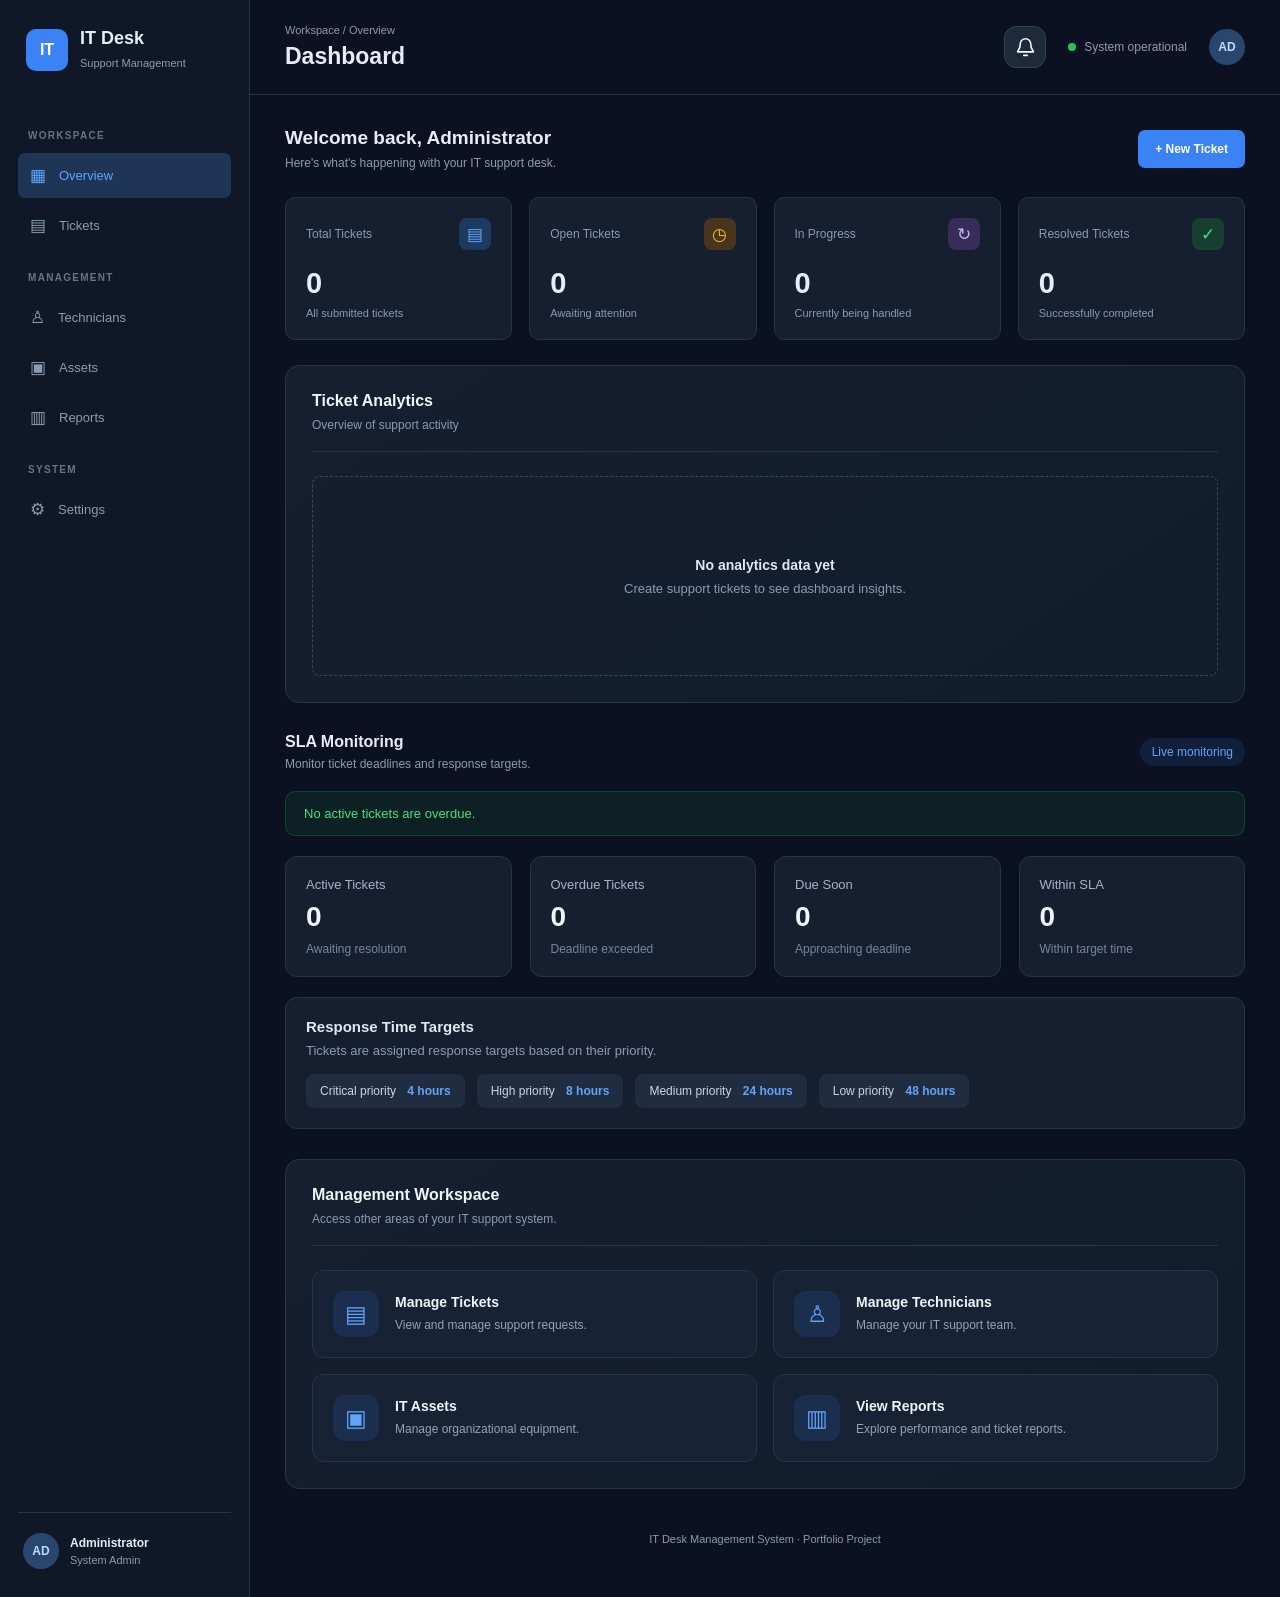
<file: index.html>
<!DOCTYPE html>
<html lang="en">
<head>
    <meta charset="UTF-8">
    <meta name="viewport" content="width=device-width, initial-scale=1.0">

    <title>IT Desk | Dashboard</title>

    <link rel="stylesheet" href="style.css">
</head>

<body>

    <div class="app-layout">

        <!-- SIDEBAR -->
        <aside class="sidebar">

            <div class="brand">
                <div class="brand-icon">IT</div>

                <div>
                    <h2>IT Desk</h2>
                    <span>Support Management</span>
                </div>
            </div>

            <nav class="navigation">

                <p class="nav-label">WORKSPACE</p>

                <a href="index.html" class="nav-link active">
                    <span>▦</span> Overview
                </a>

                <a href="tickets.html" class="nav-link">
                    <span>▤</span> Tickets
                </a>

                <p class="nav-label">MANAGEMENT</p>

                <a href="technicians.html" class="nav-link">
                    <span>♙</span> Technicians
                </a>

                <a href="assets.html" class="nav-link">
                    <span>▣</span> Assets
                </a>

                <a href="reports.html" class="nav-link">
                    <span>▥</span> Reports
                </a>

                <p class="nav-label">SYSTEM</p>

                <a href="#" class="nav-link">
                    <span>⚙</span> Settings
                </a>

            </nav>

            <div class="sidebar-footer">

                <div class="profile-avatar">AD</div>

                <div class="profile-info">
                    <strong>Administrator</strong>
                    <span>System Admin</span>
                </div>

            </div>

        </aside>


        <!-- MAIN CONTENT -->
        <main class="main-content">

            <!-- TOPBAR -->
            <header class="topbar">

                <div>
                    <p class="breadcrumb">Workspace / Overview</p>
                    <h1>Dashboard</h1>
                </div>

                <div class="topbar-right">

                    <span class="system-status">
                        <span class="status-dot"></span>
                        System operational
                    </span>

                    <div class="topbar-avatar">AD</div>

                </div>

            </header>


            <!-- DASHBOARD CONTENT -->
            <section class="dashboard-content">

                <!-- WELCOME SECTION -->
                <div class="welcome-section">

                    <div>
                        <h2>Welcome back, Administrator</h2>
                        <p>
                            Here's what's happening with your IT support desk.
                        </p>
                    </div>

                    <button
                        class="primary-button"
                        id="newTicketButton"
                    >
                        + New Ticket
                    </button>

                </div>


                <!-- STATISTICS -->
                <section class="stats-grid">

                    <div class="stat-card">

                        <div class="stat-heading">
                            <span>Total Tickets</span>
                            <span class="stat-icon blue">▤</span>
                        </div>

                        <h2 id="totalTickets">0</h2>

                        <p>All submitted tickets</p>

                    </div>


                    <div class="stat-card">

                        <div class="stat-heading">
                            <span>Open Tickets</span>
                            <span class="stat-icon orange">◷</span>
                        </div>

                        <h2 id="openTickets">0</h2>

                        <p>Awaiting attention</p>

                    </div>


                    <div class="stat-card">

                        <div class="stat-heading">
                            <span>In Progress</span>
                            <span class="stat-icon purple">↻</span>
                        </div>

                        <h2 id="progressTickets">0</h2>

                        <p>Currently being handled</p>

                    </div>


                    <div class="stat-card">

                        <div class="stat-heading">
                            <span>Resolved Tickets</span>
                            <span class="stat-icon green">✓</span>
                        </div>

                        <h2 id="resolvedTickets">0</h2>

                        <p>Successfully completed</p>

                    </div>

                </section>


                <!-- TICKET ANALYTICS -->
                <section class="analytics-card">

                    <div class="section-heading">

                        <div>
                            <h2>Ticket Analytics</h2>
                            <p>Overview of support activity</p>
                        </div>

                    </div>

                    <div class="analytics-placeholder">

                        <div class="chart-symbol">▥</div>

                        <h3>Ticket performance insights</h3>

                        <p>
                            Your ticket analytics will appear here.
                        </p>

                    </div>

                </section>


                <!-- SLA MONITORING -->
                <section class="sla-section">

                    <div class="section-heading">

                        <div>
                            <h2>SLA Monitoring</h2>

                            <p>
                                Monitor ticket deadlines and response targets.
                            </p>
                        </div>

                        <span class="sla-section-label">
                            Live monitoring
                        </span>

                    </div>


                    <div
                        id="slaAlert"
                        class="sla-alert sla-alert-good"
                    >
                        No active tickets are overdue.
                    </div>


                    <div class="sla-summary-grid">

                        <div class="sla-summary-card">
                            <span>Active Tickets</span>
                            <strong id="slaTotalTickets">0</strong>
                            <small>Awaiting resolution</small>
                        </div>


                        <div class="sla-summary-card">
                            <span>Overdue Tickets</span>
                            <strong id="slaOverdueTickets">0</strong>
                            <small>Deadline exceeded</small>
                        </div>


                        <div class="sla-summary-card">
                            <span>Due Soon</span>
                            <strong id="slaDueSoonTickets">0</strong>
                            <small>Approaching deadline</small>
                        </div>


                        <div class="sla-summary-card">
                            <span>Within SLA</span>
                            <strong id="slaOnTrackTickets">0</strong>
                            <small>Within target time</small>
                        </div>

                    </div>


                    <div class="sla-information">

                        <h3>Response Time Targets</h3>

                        <p>
                            Tickets are assigned response targets based on their priority.
                        </p>

                        <div class="sla-target-list">

                            <span>
                                Critical priority
                                <strong>4 hours</strong>
                            </span>

                            <span>
                                High priority
                                <strong>8 hours</strong>
                            </span>

                            <span>
                                Medium priority
                                <strong>24 hours</strong>
                            </span>

                            <span>
                                Low priority
                                <strong>48 hours</strong>
                            </span>

                        </div>

                    </div>

                </section>


                <!-- QUICK NAVIGATION -->
                <section class="analytics-card">

                    <div class="section-heading">

                        <div>
                            <h2>Management Workspace</h2>

                            <p>
                                Access other areas of your IT support system.
                            </p>
                        </div>

                    </div>


                    <div class="management-links">

                        <a href="tickets.html" class="management-link">
                            <span>▤</span>

                            <div>
                                <strong>Manage Tickets</strong>
                                <p>View and manage support requests.</p>
                            </div>
                        </a>


                        <a href="technicians.html" class="management-link">
                            <span>♙</span>

                            <div>
                                <strong>Manage Technicians</strong>
                                <p>Manage your IT support team.</p>
                            </div>
                        </a>


                        <a href="assets.html" class="management-link">
                            <span>▣</span>

                            <div>
                                <strong>IT Assets</strong>
                                <p>Manage organizational equipment.</p>
                            </div>
                        </a>


                        <a href="reports.html" class="management-link">
                            <span>▥</span>

                            <div>
                                <strong>View Reports</strong>
                                <p>Explore performance and ticket reports.</p>
                            </div>
                        </a>

                    </div>

                </section>


                <!-- FOOTER -->
                <footer>
                    IT Desk Management System · Portfolio Project
                </footer>

            </section>

        </main>

    </div>


    <!-- JAVASCRIPT MODULES -->

    <script src="js/storage.js"></script>
    <script src="js/dashboard.js"></script>
    <script src="js/notifications.js"></script>

    <script>
        document.addEventListener("DOMContentLoaded", () => {

            window.Dashboard.initialize();

            window.NotificationManager.initialize();

            const newTicketButton = document.getElementById(
                "newTicketButton"
            );

            if (newTicketButton) {
                newTicketButton.addEventListener("click", () => {
                    window.location.href = "tickets.html#new-ticket";
                });
            }

        });
    </script>

</body>
</html>
</file>
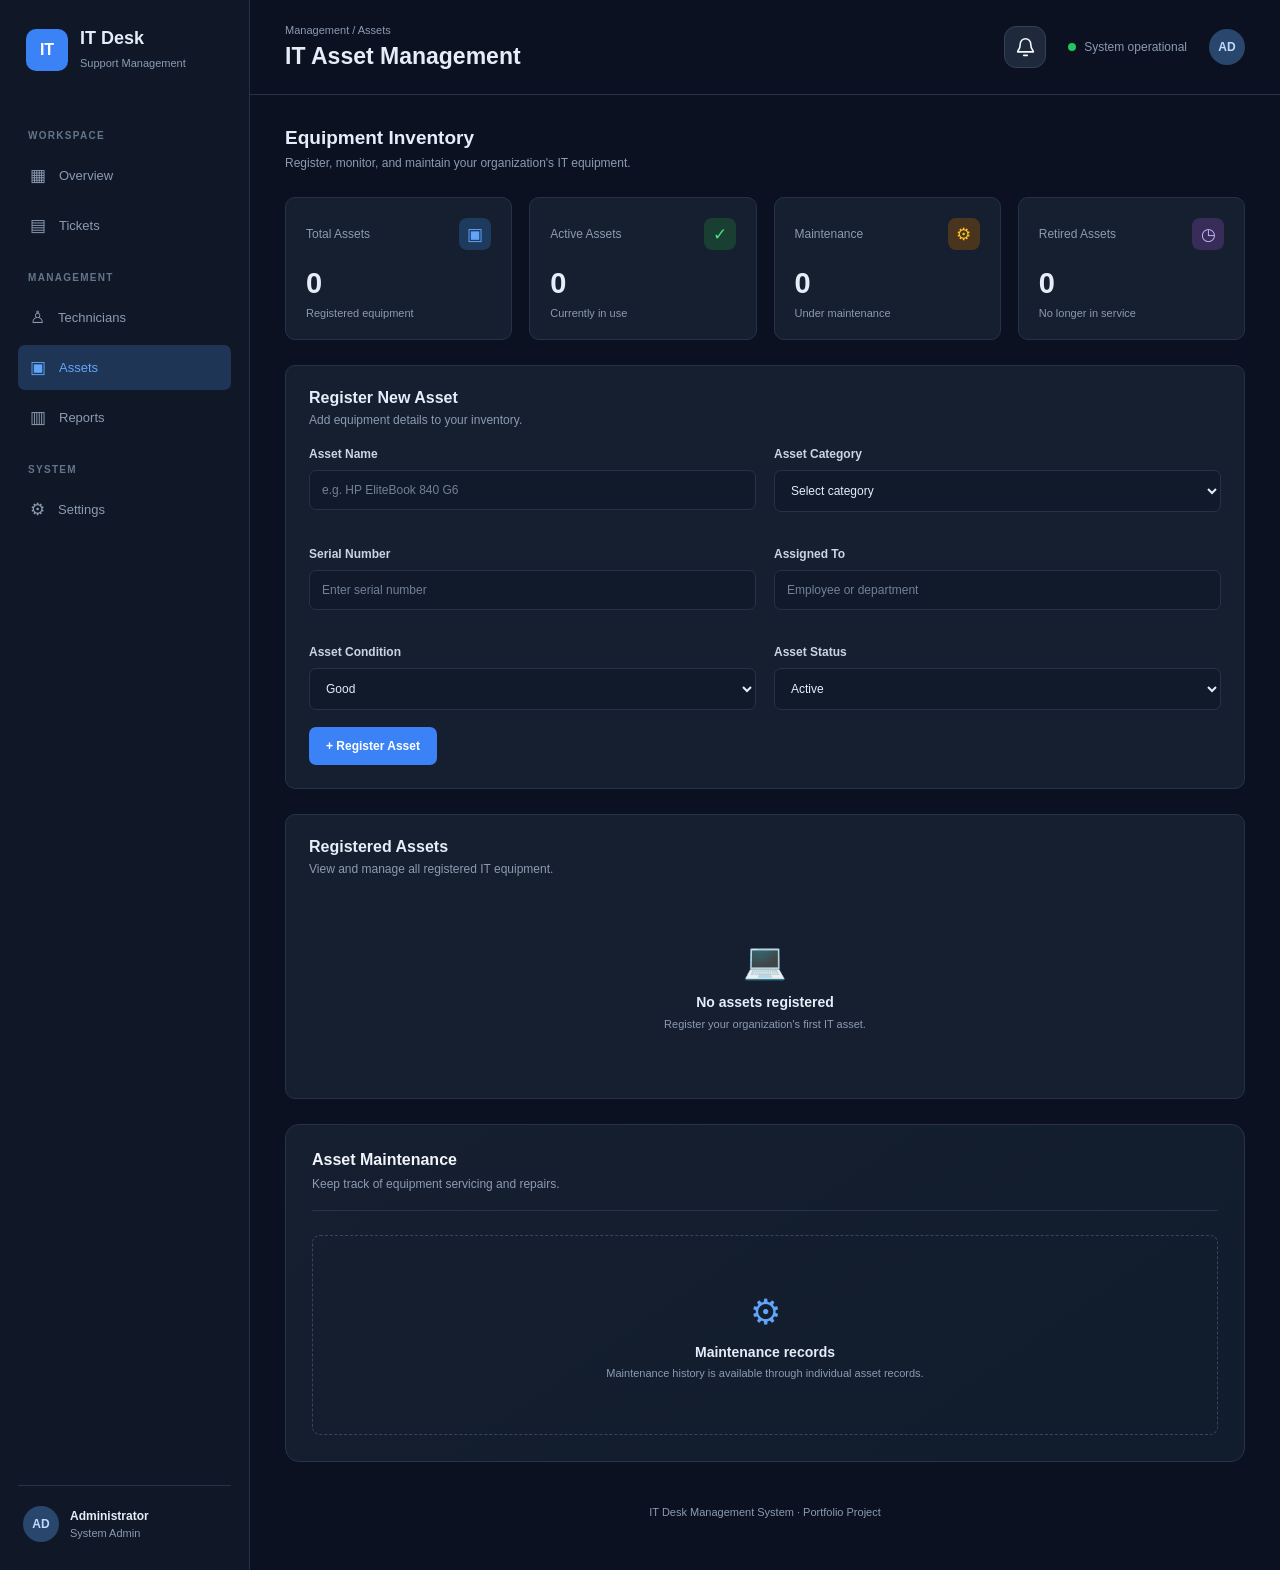
<file: assets.html>
<!DOCTYPE html>
<html lang="en">
<head>
    <meta charset="UTF-8">
    <meta name="viewport" content="width=device-width, initial-scale=1.0">
    <title>IT Desk | Asset Management</title>
    <link rel="stylesheet" href="style.css">
</head>

<body>

<div class="app-layout">

    <!-- SIDEBAR -->
    <aside class="sidebar">

        <div class="brand">
            <div class="brand-icon">IT</div>
            <div>
                <h2>IT Desk</h2>
                <span>Support Management</span>
            </div>
        </div>

        <nav class="navigation">

            <p class="nav-label">WORKSPACE</p>

            <a href="index.html" class="nav-link">
                <span>▦</span> Overview
            </a>

            <a href="tickets.html" class="nav-link">
                <span>▤</span> Tickets
            </a>

            <p class="nav-label">MANAGEMENT</p>

            <a href="technicians.html" class="nav-link">
                <span>♙</span> Technicians
            </a>

            <a href="assets.html" class="nav-link active">
                <span>▣</span> Assets
            </a>

            <a href="reports.html" class="nav-link">
                <span>▥</span> Reports
            </a>

            <p class="nav-label">SYSTEM</p>

            <a href="#" class="nav-link">
                <span>⚙</span> Settings
            </a>

        </nav>

        <div class="sidebar-footer">
            <div class="profile-avatar">AD</div>
            <div class="profile-info">
                <strong>Administrator</strong>
                <span>System Admin</span>
            </div>
        </div>

    </aside>


    <!-- MAIN CONTENT -->
    <main class="main-content">

        <!-- TOPBAR -->
        <header class="topbar">

            <div>
                <p class="breadcrumb">Management / Assets</p>
                <h1>IT Asset Management</h1>
            </div>

            <div class="topbar-right">

                <span class="system-status">
                    <span class="status-dot"></span>
                    System operational
                </span>

                <div class="topbar-avatar">AD</div>

            </div>

        </header>


        <section class="dashboard-content">

            <!-- INTRODUCTION -->
            <div class="welcome-section">

                <div>
                    <h2>Equipment Inventory</h2>
                    <p>
                        Register, monitor, and maintain your organization's
                        IT equipment.
                    </p>
                </div>

            </div>


            <!-- ASSET STATISTICS -->
            <section class="stats-grid">

                <div class="stat-card">

                    <div class="stat-heading">
                        <span>Total Assets</span>
                        <span class="stat-icon blue">▣</span>
                    </div>

                    <h2 id="totalAssets">0</h2>

                    <p>Registered equipment</p>

                </div>


                <div class="stat-card">

                    <div class="stat-heading">
                        <span>Active Assets</span>
                        <span class="stat-icon green">✓</span>
                    </div>

                    <h2 id="activeAssets">0</h2>

                    <p>Currently in use</p>

                </div>


                <div class="stat-card">

                    <div class="stat-heading">
                        <span>Maintenance</span>
                        <span class="stat-icon orange">⚙</span>
                    </div>

                    <h2 id="maintenanceAssets">0</h2>

                    <p>Under maintenance</p>

                </div>


                <div class="stat-card">

                    <div class="stat-heading">
                        <span>Retired Assets</span>
                        <span class="stat-icon purple">◷</span>
                    </div>

                    <h2 id="retiredAssets">0</h2>

                    <p>No longer in service</p>

                </div>

            </section>


            <!-- REGISTER ASSET -->
            <section class="form-section">

                <div class="section-heading">

                    <div>
                        <h2>Register New Asset</h2>
                        <p>
                            Add equipment details to your inventory.
                        </p>
                    </div>

                </div>


                <div class="form-card">

                    <form id="assetForm">

                        <div class="form-grid">

                            <div class="form-group">

                                <label for="assetName">
                                    Asset Name
                                </label>

                                <input
                                    type="text"
                                    id="assetName"
                                    placeholder="e.g. HP EliteBook 840 G6"
                                    required
                                >

                            </div>


                            <div class="form-group">

                                <label for="assetCategory">
                                    Asset Category
                                </label>

                                <select id="assetCategory" required>

                                    <option value="">
                                        Select category
                                    </option>

                                    <option value="Computer">
                                        Computer
                                    </option>

                                    <option value="Laptop">
                                        Laptop
                                    </option>

                                    <option value="Printer">
                                        Printer
                                    </option>

                                    <option value="Networking">
                                        Networking Equipment
                                    </option>

                                    <option value="Server">
                                        Server
                                    </option>

                                    <option value="Other">
                                        Other
                                    </option>

                                </select>

                            </div>


                            <div class="form-group">

                                <label for="serialNumber">
                                    Serial Number
                                </label>

                                <input
                                    type="text"
                                    id="serialNumber"
                                    placeholder="Enter serial number"
                                    required
                                >

                            </div>


                            <div class="form-group">

                                <label for="assignedTo">
                                    Assigned To
                                </label>

                                <input
                                    type="text"
                                    id="assignedTo"
                                    placeholder="Employee or department"
                                >

                            </div>


                            <div class="form-group">

                                <label for="assetCondition">
                                    Asset Condition
                                </label>

                                <select id="assetCondition" required>

                                    <option value="Good">Good</option>
                                    <option value="Excellent">Excellent</option>
                                    <option value="Fair">Fair</option>
                                    <option value="Poor">Poor</option>

                                </select>

                            </div>


                            <div class="form-group">

                                <label for="assetStatus">
                                    Asset Status
                                </label>

                                <select id="assetStatus" required>

                                    <option value="Active">Active</option>
                                    <option value="Maintenance">Maintenance</option>
                                    <option value="Retired">Retired</option>

                                </select>

                            </div>

                        </div>


                        <button type="submit" class="primary-button">
                            + Register Asset
                        </button>

                    </form>

                </div>

            </section>


            <!-- ASSET INVENTORY -->
            <section class="tickets-section">

                <div class="section-heading">

                    <div>
                        <h2>Registered Assets</h2>
                        <p>
                            View and manage all registered IT equipment.
                        </p>
                    </div>

                </div>


                <div id="assetsContainer">

                    <div class="empty-state">
                        No assets registered yet.
                    </div>

                </div>

            </section>


            <!-- MAINTENANCE INFORMATION -->
            <section class="analytics-card">

                <div class="section-heading">

                    <div>
                        <h2>Asset Maintenance</h2>
                        <p>
                            Keep track of equipment servicing and repairs.
                        </p>
                    </div>

                </div>

                <div class="analytics-placeholder">

                    <div class="chart-symbol">⚙</div>

                    <h3>Maintenance records</h3>

                    <p>
                        Maintenance history is available through individual
                        asset records.
                    </p>

                </div>

            </section>


            <!-- FOOTER -->
            <footer>
                IT Desk Management System · Portfolio Project
            </footer>

        </section>

    </main>

</div>


<!-- JAVASCRIPT MODULES -->
<script src="js/storage.js"></script>
<script src="js/dashboard.js"></script>
<script src="js/assets.js"></script>
<script src="js/notifications.js"></script>

<script>
    document.addEventListener("DOMContentLoaded", () => {

        window.Dashboard.initialize();

        window.AssetManager.initialize();

        window.NotificationManager.initialize();

    });
</script>

</body>
</html>
</file>
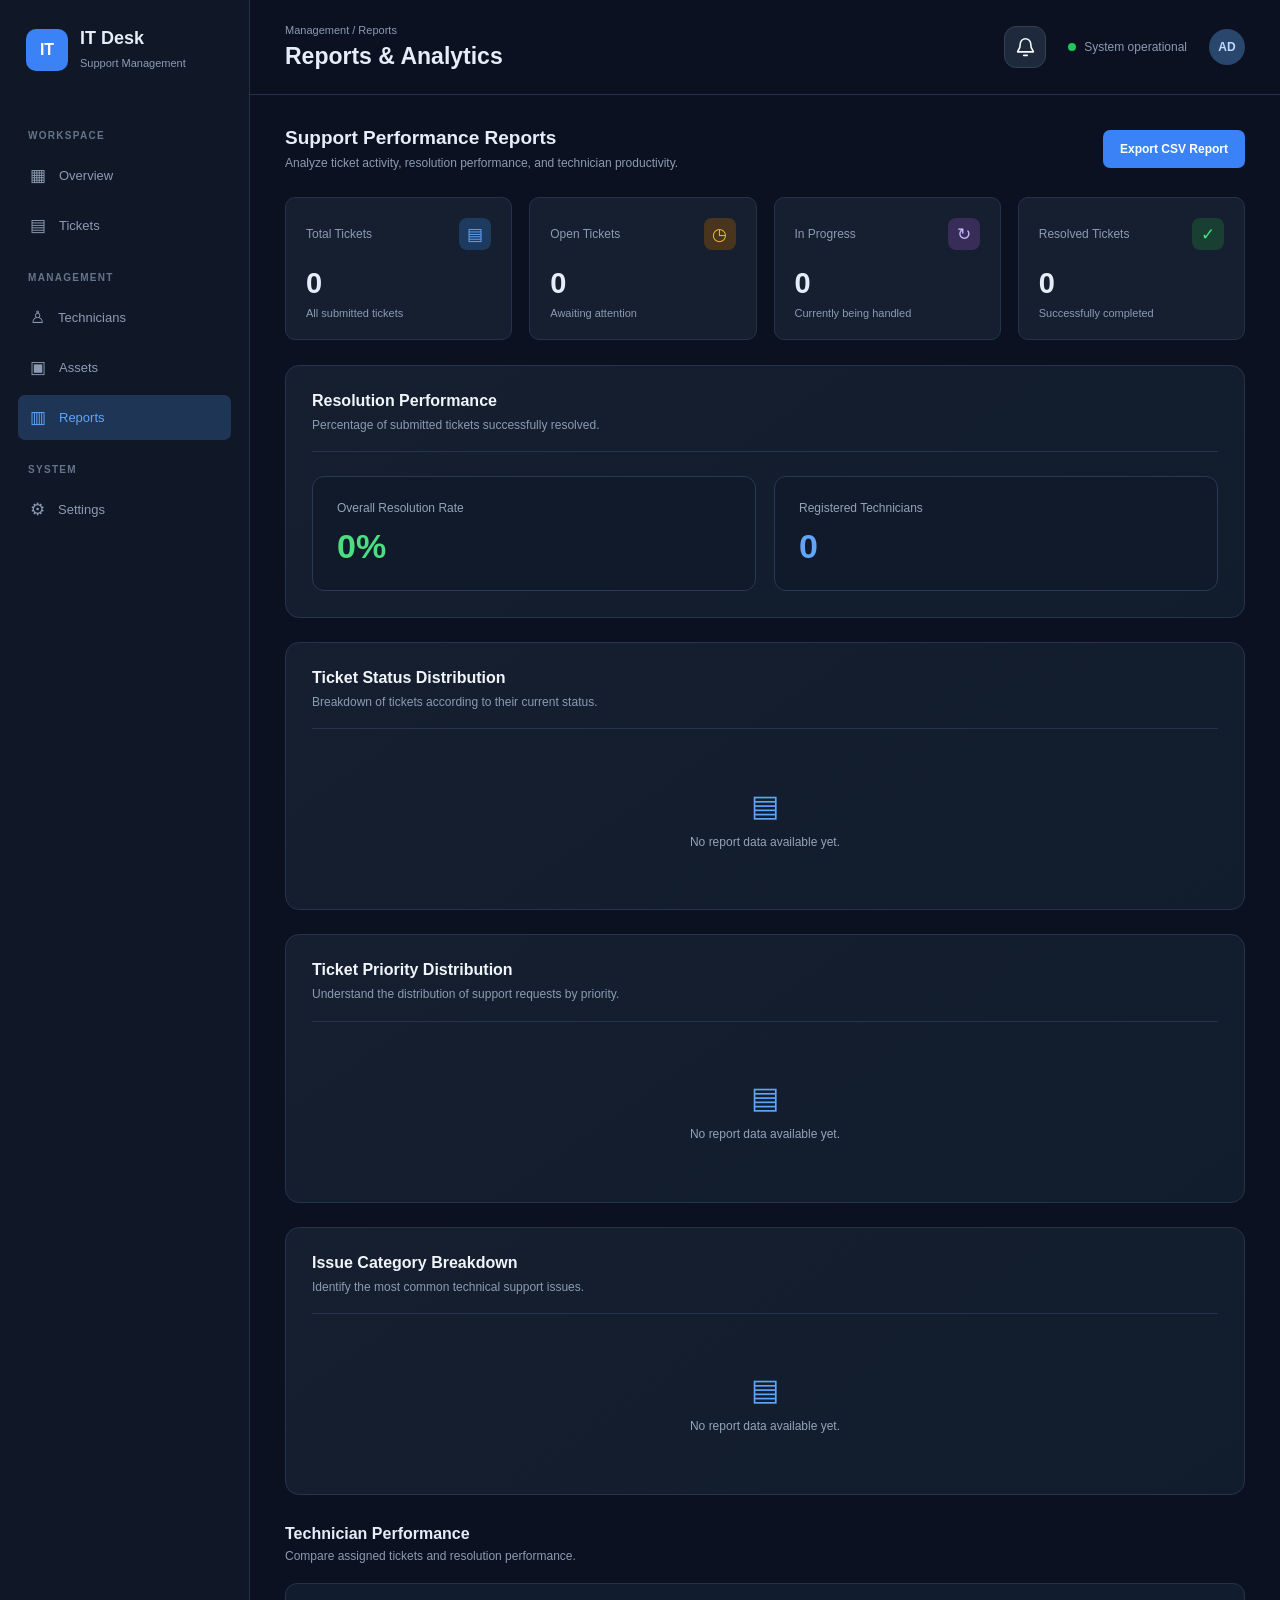
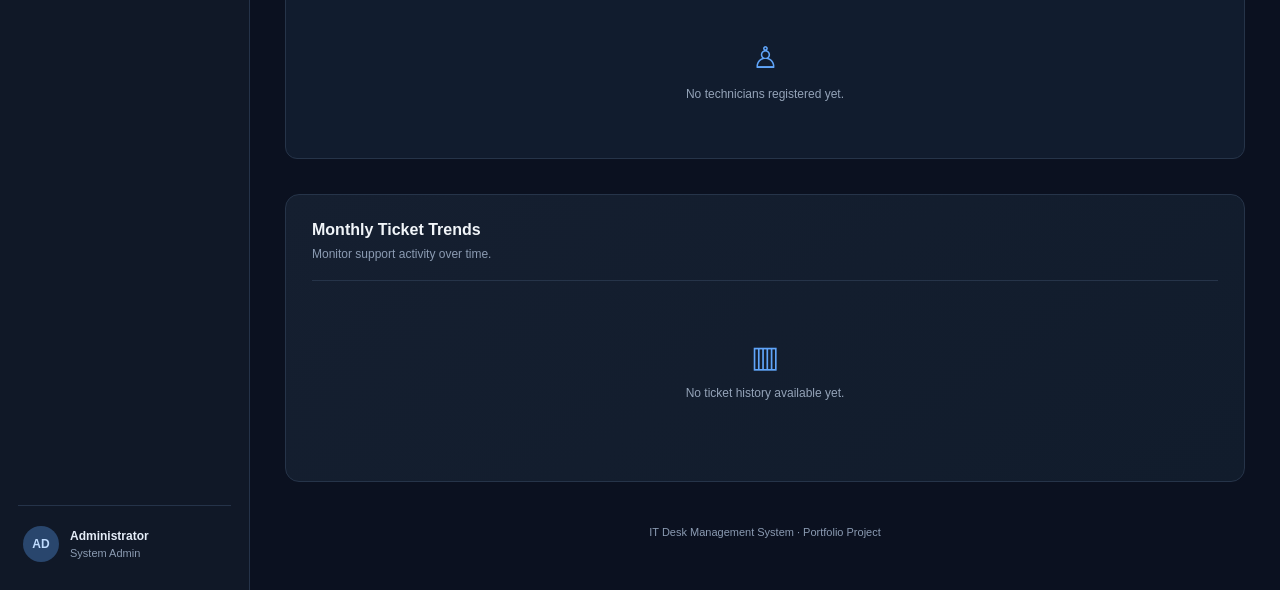
<file: reports.html>
<!DOCTYPE html>
<html lang="en">
<head>
    <meta charset="UTF-8">
    <meta name="viewport" content="width=device-width, initial-scale=1.0">
    <title>IT Desk | Reports</title>
    <link rel="stylesheet" href="style.css">
</head>

<body>

<div class="app-layout">

    <!-- SIDEBAR -->
    <aside class="sidebar">

        <div class="brand">
            <div class="brand-icon">IT</div>
            <div>
                <h2>IT Desk</h2>
                <span>Support Management</span>
            </div>
        </div>

        <nav class="navigation">

            <p class="nav-label">WORKSPACE</p>

            <a href="index.html" class="nav-link">
                <span>▦</span> Overview
            </a>

            <a href="tickets.html" class="nav-link">
                <span>▤</span> Tickets
            </a>

            <p class="nav-label">MANAGEMENT</p>

            <a href="technicians.html" class="nav-link">
                <span>♙</span> Technicians
            </a>

            <a href="assets.html" class="nav-link">
                <span>▣</span> Assets
            </a>

            <a href="reports.html" class="nav-link active">
                <span>▥</span> Reports
            </a>

            <p class="nav-label">SYSTEM</p>

            <a href="#" class="nav-link">
                <span>⚙</span> Settings
            </a>

        </nav>

        <div class="sidebar-footer">
            <div class="profile-avatar">AD</div>
            <div class="profile-info">
                <strong>Administrator</strong>
                <span>System Admin</span>
            </div>
        </div>

    </aside>


    <!-- MAIN CONTENT -->
    <main class="main-content">

        <!-- TOPBAR -->
        <header class="topbar">

            <div>
                <p class="breadcrumb">Management / Reports</p>
                <h1>Reports & Analytics</h1>
            </div>

            <div class="topbar-right">

                <span class="system-status">
                    <span class="status-dot"></span>
                    System operational
                </span>

                <div class="topbar-avatar">AD</div>

            </div>

        </header>


        <section class="dashboard-content">

            <!-- INTRODUCTION -->
            <div class="welcome-section">

                <div>
                    <h2>Support Performance Reports</h2>
                    <p>
                        Analyze ticket activity, resolution performance,
                        and technician productivity.
                    </p>
                </div>

                <button
                    class="primary-button"
                    id="exportReportButton"
                >
                    Export CSV Report
                </button>

            </div>


            <!-- REPORT STATISTICS -->
            <section class="stats-grid">

                <div class="stat-card">

                    <div class="stat-heading">
                        <span>Total Tickets</span>
                        <span class="stat-icon blue">▤</span>
                    </div>

                    <h2 id="reportTotalTickets">0</h2>

                    <p>All submitted tickets</p>

                </div>


                <div class="stat-card">

                    <div class="stat-heading">
                        <span>Open Tickets</span>
                        <span class="stat-icon orange">◷</span>
                    </div>

                    <h2 id="reportOpenTickets">0</h2>

                    <p>Awaiting attention</p>

                </div>


                <div class="stat-card">

                    <div class="stat-heading">
                        <span>In Progress</span>
                        <span class="stat-icon purple">↻</span>
                    </div>

                    <h2 id="reportInProgressTickets">0</h2>

                    <p>Currently being handled</p>

                </div>


                <div class="stat-card">

                    <div class="stat-heading">
                        <span>Resolved Tickets</span>
                        <span class="stat-icon green">✓</span>
                    </div>

                    <h2 id="reportResolvedTickets">0</h2>

                    <p>Successfully completed</p>

                </div>

            </section>


            <!-- PERFORMANCE OVERVIEW -->
            <section class="analytics-card">

                <div class="section-heading">

                    <div>
                        <h2>Resolution Performance</h2>
                        <p>
                            Percentage of submitted tickets successfully resolved.
                        </p>
                    </div>

                </div>

                <div class="report-highlight">

                    <div>
                        <span>Overall Resolution Rate</span>
                        <h2 id="reportResolutionRate">0%</h2>
                    </div>

                    <div>
                        <span>Registered Technicians</span>
                        <h2 id="reportTechnicianCount">0</h2>
                    </div>

                </div>

            </section>


            <!-- STATUS DISTRIBUTION -->
            <section class="analytics-card">

                <div class="section-heading">

                    <div>
                        <h2>Ticket Status Distribution</h2>
                        <p>
                            Breakdown of tickets according to their current status.
                        </p>
                    </div>

                </div>

                <div
                    id="reportStatusDistribution"
                    class="performance-chart"
                >
                    <div class="empty-state">
                        Status distribution will appear here.
                    </div>
                </div>

            </section>


            <!-- PRIORITY DISTRIBUTION -->
            <section class="analytics-card">

                <div class="section-heading">

                    <div>
                        <h2>Ticket Priority Distribution</h2>
                        <p>
                            Understand the distribution of support requests
                            by priority.
                        </p>
                    </div>

                </div>

                <div
                    id="reportPriorityDistribution"
                    class="performance-chart"
                >
                    <div class="empty-state">
                        Priority distribution will appear here.
                    </div>
                </div>

            </section>


            <!-- CATEGORY DISTRIBUTION -->
            <section class="analytics-card">

                <div class="section-heading">

                    <div>
                        <h2>Issue Category Breakdown</h2>
                        <p>
                            Identify the most common technical support issues.
                        </p>
                    </div>

                </div>

                <div
                    id="reportCategoryDistribution"
                    class="performance-chart"
                >
                    <div class="empty-state">
                        Category distribution will appear here.
                    </div>
                </div>

            </section>


            <!-- TECHNICIAN PERFORMANCE -->
            <section class="performance-section">

                <div class="section-heading">

                    <div>
                        <h2>Technician Performance</h2>
                        <p>
                            Compare assigned tickets and resolution performance.
                        </p>
                    </div>

                </div>

                <div
                    id="reportTechnicianPerformance"
                    class="performance-card"
                >
                    <div class="empty-state">
                        Technician performance data will appear here.
                    </div>
                </div>

            </section>


            <!-- MONTHLY TRENDS -->
            <section class="analytics-card">

                <div class="section-heading">

                    <div>
                        <h2>Monthly Ticket Trends</h2>
                        <p>
                            Monitor support activity over time.
                        </p>
                    </div>

                </div>

                <div
                    id="reportMonthlyTrend"
                    class="performance-chart"
                >
                    <div class="empty-state">
                        Monthly ticket trends will appear here.
                    </div>
                </div>

            </section>


            <!-- FOOTER -->
            <footer>
                IT Desk Management System · Portfolio Project
            </footer>

        </section>

    </main>

</div>


<!-- JAVASCRIPT MODULES -->
<script src="js/storage.js"></script>
<script src="js/dashboard.js"></script>
<script src="js/reports.js"></script>
<script src="js/notifications.js"></script>

<script>
    document.addEventListener("DOMContentLoaded", () => {

        window.Dashboard.initialize();

        window.ReportsManager.initialize();

        window.NotificationManager.initialize();

    });
</script>

</body>
</html>
</file>
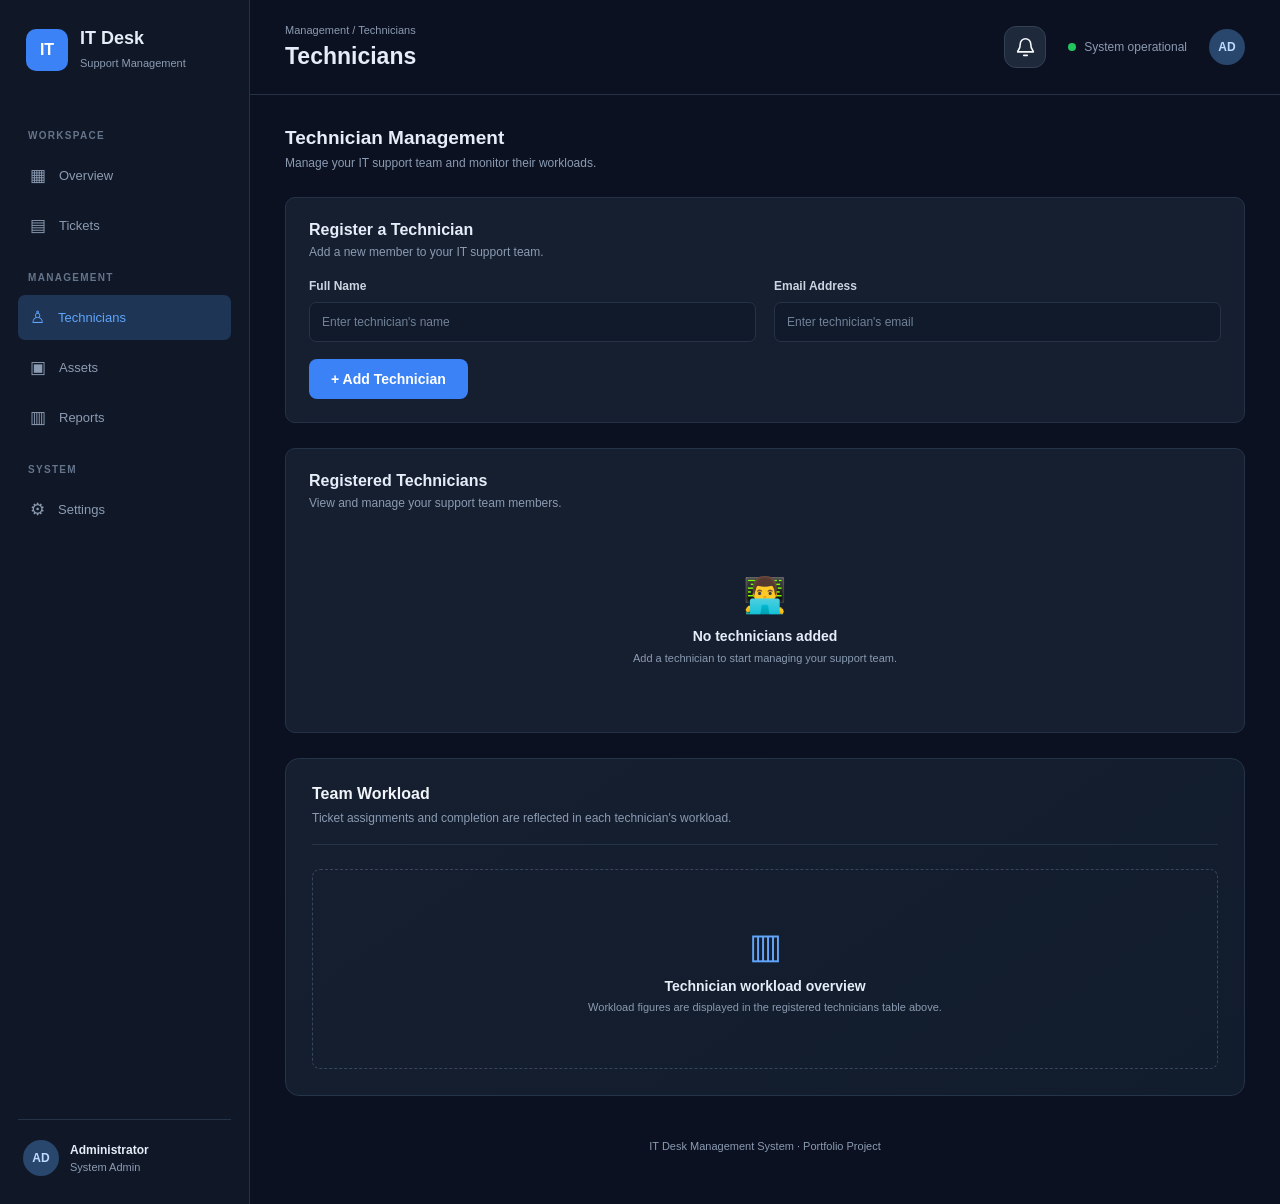
<file: technicians.html>
<!DOCTYPE html>
<html lang="en">
<head>
    <meta charset="UTF-8">
    <meta name="viewport" content="width=device-width, initial-scale=1.0">
    <title>IT Desk | Technicians</title>
    <link rel="stylesheet" href="style.css">
</head>

<body>

<div class="app-layout">

    <!-- SIDEBAR -->
    <aside class="sidebar">

        <div class="brand">
            <div class="brand-icon">IT</div>
            <div>
                <h2>IT Desk</h2>
                <span>Support Management</span>
            </div>
        </div>

        <nav class="navigation">

            <p class="nav-label">WORKSPACE</p>

            <a href="index.html" class="nav-link">
                <span>▦</span> Overview
            </a>

            <a href="tickets.html" class="nav-link">
                <span>▤</span> Tickets
            </a>

            <p class="nav-label">MANAGEMENT</p>

            <a href="technicians.html" class="nav-link active">
                <span>♙</span> Technicians
            </a>

            <a href="assets.html" class="nav-link">
                <span>▣</span> Assets
            </a>

            <a href="reports.html" class="nav-link">
                <span>▥</span> Reports
            </a>

            <p class="nav-label">SYSTEM</p>

            <a href="#" class="nav-link">
                <span>⚙</span> Settings
            </a>

        </nav>

        <div class="sidebar-footer">
            <div class="profile-avatar">AD</div>
            <div class="profile-info">
                <strong>Administrator</strong>
                <span>System Admin</span>
            </div>
        </div>

    </aside>


    <!-- MAIN CONTENT -->
    <main class="main-content">

        <!-- TOPBAR -->
        <header class="topbar">

            <div>
                <p class="breadcrumb">Management / Technicians</p>
                <h1>Technicians</h1>
            </div>

            <div class="topbar-right">

                <span class="system-status">
                    <span class="status-dot"></span>
                    System operational
                </span>

                <div class="topbar-avatar">AD</div>

            </div>

        </header>


        <section class="dashboard-content">

            <!-- PAGE INTRODUCTION -->
            <div class="welcome-section">

                <div>
                    <h2>Technician Management</h2>
                    <p>
                        Manage your IT support team and monitor their workloads.
                    </p>
                </div>

            </div>


            <!-- ADD TECHNICIAN -->
            <section class="form-section">

                <div class="section-heading">
                    <div>
                        <h2>Register a Technician</h2>
                        <p>
                            Add a new member to your IT support team.
                        </p>
                    </div>
                </div>


                <div class="form-card">

                    <form id="technicianForm">

                        <div class="form-grid">

                            <div class="form-group">
                                <label for="technicianName">
                                    Full Name
                                </label>

                                <input
                                    type="text"
                                    id="technicianName"
                                    placeholder="Enter technician's name"
                                    required
                                >
                            </div>


                            <div class="form-group">
                                <label for="technicianEmail">
                                    Email Address
                                </label>

                                <input
                                    type="email"
                                    id="technicianEmail"
                                    placeholder="Enter technician's email"
                                    required
                                >
                            </div>

                        </div>

                        <button type="submit" class="primary-button">
                            + Add Technician
                        </button>

                    </form>

                </div>

            </section>


            <!-- REGISTERED TECHNICIANS -->
            <section class="tickets-section">

                <div class="section-heading">

                    <div>
                        <h2>Registered Technicians</h2>
                        <p>
                            View and manage your support team members.
                        </p>
                    </div>

                </div>


                <div id="techniciansContainer">

                    <div class="empty-state">
                        No technicians added yet.
                    </div>

                </div>

            </section>


            <!-- WORKLOAD INFORMATION -->
            <section class="analytics-card">

                <div class="section-heading">

                    <div>
                        <h2>Team Workload</h2>
                        <p>
                            Ticket assignments and completion are reflected
                            in each technician's workload.
                        </p>
                    </div>

                </div>

                <div class="analytics-placeholder">

                    <div class="chart-symbol">▥</div>

                    <h3>Technician workload overview</h3>

                    <p>
                        Workload figures are displayed in the registered
                        technicians table above.
                    </p>

                </div>

            </section>


            <!-- FOOTER -->
            <footer>
                IT Desk Management System · Portfolio Project
            </footer>

        </section>

    </main>

</div>


<!-- JAVASCRIPT MODULES -->
<script src="js/storage.js"></script>
<script src="js/dashboard.js"></script>
<script src="js/technicians.js"></script>
<script src="js/notifications.js"></script>

<script>
    document.addEventListener("DOMContentLoaded", () => {

        window.Dashboard.initialize();

        window.TechnicianManager.initialize();

        window.NotificationManager.initialize();

    });
</script>

</body>
</html>
</file>
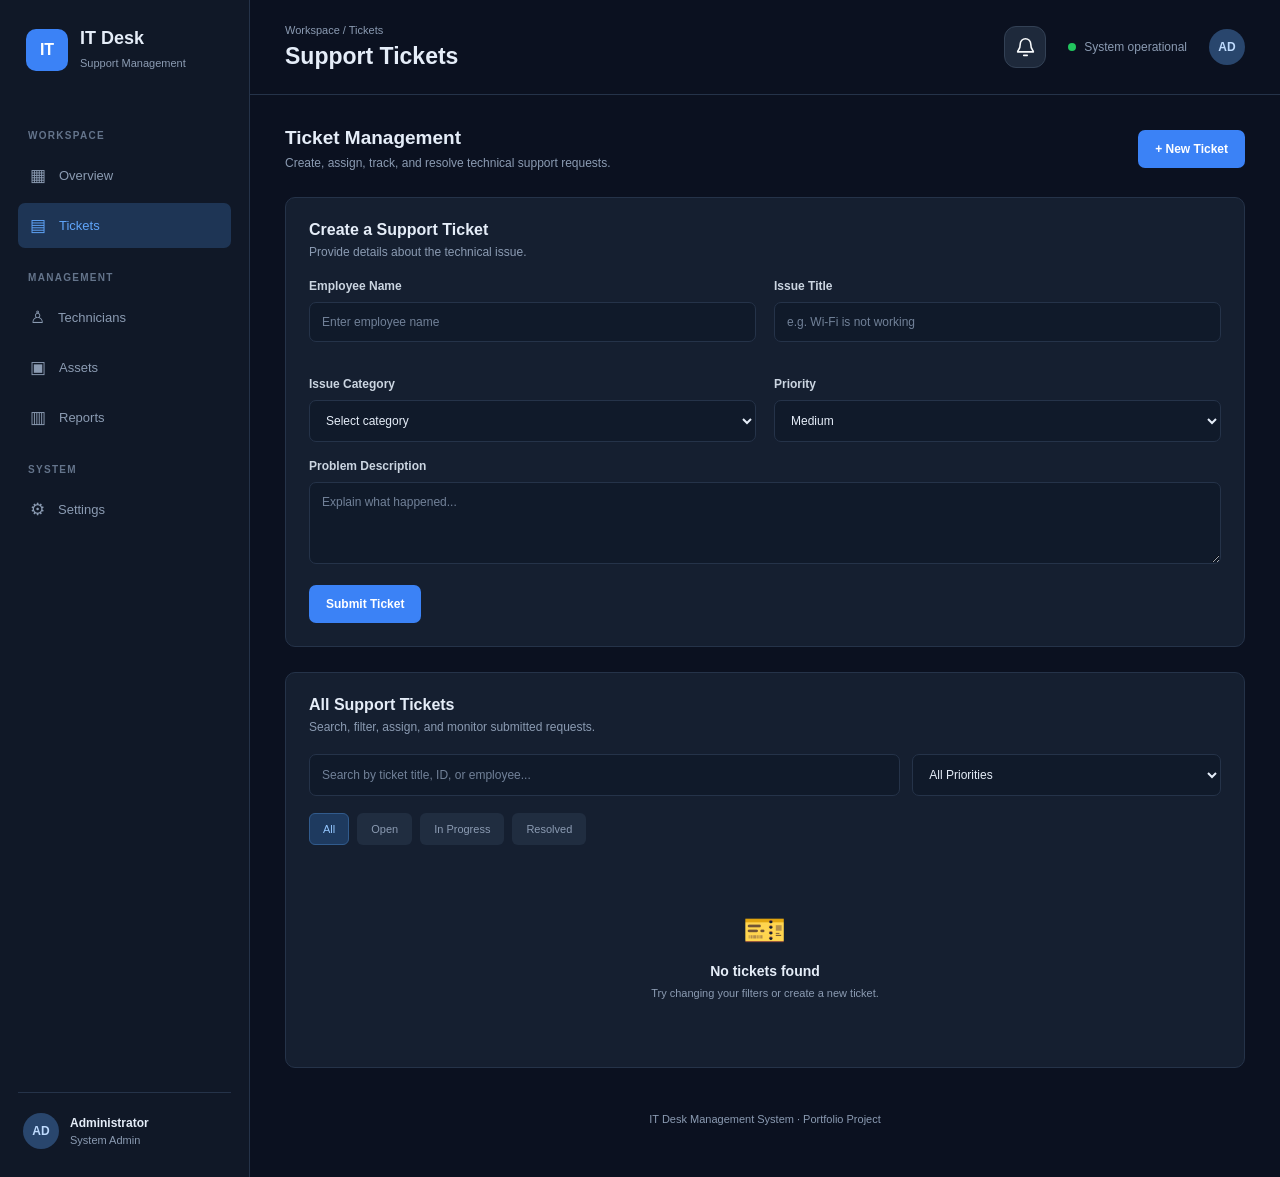
<file: tickets.html>
<!DOCTYPE html>
<html lang="en">
<head>
    <meta charset="UTF-8">
    <meta name="viewport" content="width=device-width, initial-scale=1.0">
    <title>IT Desk | Support Tickets</title>
    <link rel="stylesheet" href="style.css">
</head>

<body>

<div class="app-layout">

    <!-- SIDEBAR -->
    <aside class="sidebar">

        <div class="brand">
            <div class="brand-icon">IT</div>
            <div>
                <h2>IT Desk</h2>
                <span>Support Management</span>
            </div>
        </div>

        <nav class="navigation">

            <p class="nav-label">WORKSPACE</p>

            <a href="index.html" class="nav-link">
                <span>▦</span> Overview
            </a>

            <a href="tickets.html" class="nav-link active">
                <span>▤</span> Tickets
            </a>

            <p class="nav-label">MANAGEMENT</p>

            <a href="technicians.html" class="nav-link">
                <span>♙</span> Technicians
            </a>

            <a href="assets.html" class="nav-link">
                <span>▣</span> Assets
            </a>

            <a href="reports.html" class="nav-link">
                <span>▥</span> Reports
            </a>

            <p class="nav-label">SYSTEM</p>

            <a href="#" class="nav-link">
                <span>⚙</span> Settings
            </a>

        </nav>

        <div class="sidebar-footer">
            <div class="profile-avatar">AD</div>
            <div class="profile-info">
                <strong>Administrator</strong>
                <span>System Admin</span>
            </div>
        </div>

    </aside>


    <!-- MAIN CONTENT -->
    <main class="main-content">

        <!-- TOPBAR -->
        <header class="topbar">

            <div>
                <p class="breadcrumb">Workspace / Tickets</p>
                <h1>Support Tickets</h1>
            </div>

            <div class="topbar-right">

                <span class="system-status">
                    <span class="status-dot"></span>
                    System operational
                </span>

                <div class="topbar-avatar">AD</div>

            </div>

        </header>


        <section class="dashboard-content">

            <!-- PAGE INTRODUCTION -->
            <div class="welcome-section">

                <div>
                    <h2>Ticket Management</h2>
                    <p>
                        Create, assign, track, and resolve technical support requests.
                    </p>
                </div>

                <button class="primary-button" id="newTicketButton">
                    + New Ticket
                </button>

            </div>


            <!-- TICKET CREATION FORM -->
            <section class="form-section" id="ticketFormSection">

                <div class="section-heading">
                    <div>
                        <h2>Create a Support Ticket</h2>
                        <p>Provide details about the technical issue.</p>
                    </div>
                </div>

                <form id="ticketForm">

                    <div class="form-grid">

                        <div class="form-group">
                            <label for="employeeName">Employee Name</label>
                            <input
                                type="text"
                                id="employeeName"
                                placeholder="Enter employee name"
                                required
                            >
                        </div>

                        <div class="form-group">
                            <label for="issueTitle">Issue Title</label>
                            <input
                                type="text"
                                id="issueTitle"
                                placeholder="e.g. Wi-Fi is not working"
                                required
                            >
                        </div>

                        <div class="form-group">
                            <label for="category">Issue Category</label>

                            <select id="category" required>
                                <option value="">Select category</option>
                                <option value="Networking">Networking</option>
                                <option value="Hardware">Hardware</option>
                                <option value="Software">Software</option>
                                <option value="Account Access">Account Access</option>
                                <option value="Printer">Printer</option>
                                <option value="Other">Other</option>
                            </select>
                        </div>

                        <div class="form-group">
                            <label for="priority">Priority</label>

                            <select id="priority" required>
                                <option value="Low">Low</option>
                                <option value="Medium" selected>Medium</option>
                                <option value="High">High</option>
                                <option value="Critical">Critical</option>
                            </select>
                        </div>

                    </div>

                    <div class="form-group">
                        <label for="description">Problem Description</label>

                        <textarea
                            id="description"
                            rows="4"
                            placeholder="Explain what happened..."
                            required
                        ></textarea>
                    </div>

                    <button type="submit" class="primary-button">
                        Submit Ticket
                    </button>

                </form>

            </section>


            <!-- TICKET LIST -->
            <section class="tickets-section">

                <div class="section-heading">

                    <div>
                        <h2>All Support Tickets</h2>
                        <p>
                            Search, filter, assign, and monitor submitted requests.
                        </p>
                    </div>

                </div>


                <!-- SEARCH AND PRIORITY FILTER -->
                <div class="ticket-toolbar">

                    <input
                        type="text"
                        id="searchInput"
                        placeholder="Search by ticket title, ID, or employee..."
                    >

                    <select id="priorityFilter">
                        <option value="All">All Priorities</option>
                        <option value="Critical">Critical Priority</option>
                        <option value="High">High Priority</option>
                        <option value="Medium">Medium Priority</option>
                        <option value="Low">Low Priority</option>
                    </select>

                </div>


                <!-- STATUS FILTERS -->
                <div class="ticket-filters">

                    <button class="filter-btn active" data-filter="All">
                        All
                    </button>

                    <button class="filter-btn" data-filter="Open">
                        Open
                    </button>

                    <button class="filter-btn" data-filter="In Progress">
                        In Progress
                    </button>

                    <button class="filter-btn" data-filter="Resolved">
                        Resolved
                    </button>

                </div>


                <!-- TICKET TABLE -->
                <div id="ticketsContainer">

                    <p id="emptyMessage">
                        No tickets submitted yet.
                    </p>

                </div>

            </section>


            <!-- FOOTER -->
            <footer>
                IT Desk Management System · Portfolio Project
            </footer>

        </section>

    </main>

</div>


<!-- TICKET DETAILS MODAL -->
<div class="modal-overlay" id="ticketModal">

    <div class="ticket-modal">

        <div class="modal-header">

            <div>
                <span class="modal-label">TICKET DETAILS</span>
                <h2 id="modalTicketTitle">Ticket Title</h2>
            </div>

            <button class="close-modal" id="closeModal">
                &times;
            </button>

        </div>


        <div class="modal-body">

            <!-- TICKET INFORMATION -->
            <div class="modal-info-grid">

                <div class="modal-info">
                    <span>Ticket ID</span>
                    <strong id="modalTicketId"></strong>
                </div>

                <div class="modal-info">
                    <span>Employee</span>
                    <strong id="modalEmployee"></strong>
                </div>

                <div class="modal-info">
                    <span>Category</span>
                    <strong id="modalCategory"></strong>
                </div>

                <div class="modal-info">
                    <span>Priority</span>
                    <strong id="modalPriority"></strong>
                </div>

                <div class="modal-info">
                    <span>Status</span>
                    <strong id="modalStatus"></strong>
                </div>

                <div class="modal-info">
                    <span>Date Submitted</span>
                    <strong id="modalDate"></strong>
                </div>

                <div class="modal-info">
                    <span>Assigned Technician</span>
                    <strong id="modalAssignedTechnician">Unassigned</strong>
                </div>

                <div class="modal-info">
                    <span>SLA Status</span>
                    <strong id="modalSlaStatus">Not available</strong>
                </div>

                <div class="modal-info">
                    <span>SLA Deadline</span>
                    <strong id="modalSlaDeadline">Not available</strong>
                </div>

            </div>


            <!-- DESCRIPTION -->
            <div class="modal-description">

                <h3>Issue Description</h3>

                <p id="modalDescription"></p>

            </div>


            <!-- ACTIVITY HISTORY -->
            <div class="modal-activity">

                <h3>Ticket Activity</h3>

                <div id="activityTimeline" class="activity-timeline">
                    <p>No activity recorded yet.</p>
                </div>

            </div>


            <!-- TECHNICIAN COMMENTS -->
            <div class="modal-comments">

                <h3>Technician Comments</h3>

                <div id="commentsContainer" class="comments-container">
                    <p>No comments yet.</p>
                </div>

                <form id="commentForm">

                    <textarea
                        id="commentInput"
                        placeholder="Write a technician update..."
                        required
                    ></textarea>

                    <button type="submit">
                        Add Comment
                    </button>

                </form>

            </div>

        </div>


        <div class="modal-footer">

            <button id="closeModalFooter">
                Close
            </button>

        </div>

    </div>

</div>


<!-- JAVASCRIPT MODULES -->
<script src="js/storage.js"></script>
<script src="js/dashboard.js"></script>
<script src="js/tickets.js"></script>
<script src="js/notifications.js"></script>

<script>
    document.addEventListener("DOMContentLoaded", () => {

        window.Dashboard.initialize();

        window.TicketManager.initialize();

        window.NotificationManager.initialize();

        const newTicketButton = document.getElementById("newTicketButton");

        if (newTicketButton) {
            newTicketButton.addEventListener("click", () => {

                const ticketFormSection = document.getElementById(
                    "ticketFormSection"
                );

                ticketFormSection.scrollIntoView({
                    behavior: "smooth",
                    block: "start"
                });

            });
        }

        if (window.location.hash === "#new-ticket") {

            const ticketFormSection = document.getElementById(
                "ticketFormSection"
            );

            ticketFormSection.scrollIntoView({
                behavior: "smooth",
                block: "start"
            });

        }

    });
</script>

</body>
</html>
</file>
<file: style.css>
* {
    margin: 0;
    padding: 0;
    box-sizing: border-box;
}

:root {
    --background: #0b1120;
    --sidebar: #101827;
    --surface: #151f30;
    --surface-hover: #1b293d;
    --border: #253349;
    --text: #e5edf8;
    --muted: #8b9bb2;
    --blue: #3b82f6;
    --green: #22c55e;
    --orange: #f59e0b;
    --purple: #a78bfa;
}

body {
    font-family: Arial, sans-serif;
    background: var(--background);
    color: var(--text);
}

.app-layout {
    display: flex;
    min-height: 100vh;
}

/* SIDEBAR */

.sidebar {
    width: 250px;
    background: var(--sidebar);
    border-right: 1px solid var(--border);
    padding: 28px 18px;
    display: flex;
    flex-direction: column;
    flex-shrink: 0;
}

.brand {
    display: flex;
    align-items: center;
    gap: 12px;
    padding: 0 8px 35px;
}

.brand-icon {
    background: var(--blue);
    width: 42px;
    height: 42px;
    border-radius: 10px;
    display: grid;
    place-items: center;
    font-weight: bold;
    color: white;
}

.brand h2 {
    font-size: 18px;
    margin-bottom: 4px;
}

.brand span {
    font-size: 11px;
    color: var(--muted);
}

.navigation {
    flex: 1;
}

.nav-label {
    font-size: 10px;
    letter-spacing: 1.3px;
    color: #64748b;
    font-weight: bold;
    margin: 24px 10px 12px;
}

.nav-link {
    display: flex;
    align-items: center;
    gap: 13px;
    padding: 12px;
    margin-bottom: 5px;
    border-radius: 7px;
    color: var(--muted);
    text-decoration: none;
    font-size: 13px;
    transition: 0.2s;
}

.nav-link span {
    font-size: 17px;
}

.nav-link:hover,
.nav-link.active {
    background: #1e3555;
    color: #60a5fa;
}

.sidebar-footer {
    display: flex;
    align-items: center;
    gap: 11px;
    border-top: 1px solid var(--border);
    padding: 20px 5px 0;
}

.profile-avatar,
.topbar-avatar {
    width: 36px;
    height: 36px;
    border-radius: 50%;
    background: #29466d;
    color: #bfdbfe;
    display: grid;
    place-items: center;
    font-size: 12px;
    font-weight: bold;
}

.profile-info strong {
    display: block;
    font-size: 12px;
}

.profile-info span {
    display: block;
    color: var(--muted);
    font-size: 11px;
    margin-top: 4px;
}

/* MAIN CONTENT */

.main-content {
    flex: 1;
    min-width: 0;
}

.topbar {
    min-height: 95px;
    padding: 20px 35px;
    border-bottom: 1px solid var(--border);
    display: flex;
    justify-content: space-between;
    align-items: center;
}

.breadcrumb {
    color: var(--muted);
    font-size: 11px;
    margin-bottom: 7px;
}

.topbar h1 {
    font-size: 23px;
}

.topbar-right {
    display: flex;
    align-items: center;
    gap: 22px;
}

.system-status {
    color: var(--muted);
    font-size: 12px;
    display: flex;
    align-items: center;
    gap: 8px;
}

.status-dot {
    width: 8px;
    height: 8px;
    border-radius: 50%;
    background: var(--green);
}

.dashboard-content {
    max-width: 1500px;
    padding: 32px 35px;
    margin: auto;
}

.welcome-section {
    display: flex;
    justify-content: space-between;
    align-items: center;
    gap: 15px;
    margin-bottom: 27px;
}

.welcome-section h2 {
    font-size: 19px;
    margin-bottom: 7px;
}

.welcome-section p,
.section-heading p {
    font-size: 12px;
    color: var(--muted);
}

button {
    cursor: pointer;
    font-family: inherit;
}

.primary-button {
    background: var(--blue);
    color: white;
    border: none;
    border-radius: 7px;
    padding: 12px 17px;
    font-size: 12px;
    font-weight: bold;
    transition: 0.2s;
}

.primary-button:hover {
    background: #2563eb;
}

/* STATISTICS */

.stats-grid {
    display: grid;
    grid-template-columns: repeat(4, 1fr);
    gap: 17px;
    margin-bottom: 25px;
}

.stat-card {
    background: var(--surface);
    border: 1px solid var(--border);
    border-radius: 10px;
    padding: 20px;
}

.stat-heading {
    display: flex;
    justify-content: space-between;
    align-items: center;
    color: var(--muted);
    font-size: 12px;
}

.stat-icon {
    width: 32px;
    height: 32px;
    border-radius: 8px;
    display: grid;
    place-items: center;
    font-size: 17px;
}

.stat-icon.blue {
    background: #1e3a5f;
    color: #60a5fa;
}

.stat-icon.orange {
    background: #49351d;
    color: #fbbf24;
}

.stat-icon.purple {
    background: #382c59;
    color: #c4b5fd;
}

.stat-icon.green {
    background: #193f32;
    color: #4ade80;
}

.stat-card h2 {
    font-size: 29px;
    margin: 17px 0 7px;
}

.stat-card p {
    font-size: 11px;
    color: var(--muted);
}

/* ANALYTICS */

.analytics-card,
.tickets-section,
.form-section {
    background: var(--surface);
    border: 1px solid var(--border);
    border-radius: 10px;
    padding: 23px;
    margin-bottom: 25px;
}

.section-heading {
    display: flex;
    justify-content: space-between;
    align-items: center;
    gap: 15px;
    margin-bottom: 20px;
}

.section-heading h2 {
    font-size: 16px;
    margin-bottom: 6px;
}

.coming-soon {
    color: #93c5fd;
    background: #1e3555;
    padding: 7px 10px;
    font-size: 10px;
    border-radius: 5px;
}

.analytics-placeholder {
    min-height: 190px;
    border: 1px dashed #35465e;
    border-radius: 8px;
    display: flex;
    flex-direction: column;
    justify-content: center;
    align-items: center;
    text-align: center;
}

.chart-symbol {
    font-size: 35px;
    color: #60a5fa;
    margin-bottom: 12px;
}

.analytics-placeholder h3 {
    font-size: 14px;
    margin-bottom: 7px;
}

.analytics-placeholder p {
    color: var(--muted);
    font-size: 11px;
}

/* TICKET TOOLBAR */

.ticket-toolbar {
    display: flex;
    gap: 12px;
    margin-bottom: 17px;
}

input,
select,
textarea {
    background: #101a2a;
    border: 1px solid var(--border);
    color: var(--text);
    border-radius: 7px;
    padding: 12px;
    font-size: 12px;
    font-family: inherit;
    width: 100%;
}

input::placeholder,
textarea::placeholder {
    color: #718198;
}

input:focus,
select:focus,
textarea:focus {
    outline: none;
    border-color: var(--blue);
}

.ticket-toolbar input {
    flex: 2;
}

.ticket-toolbar select {
    flex: 1;
}

.ticket-filters {
    display: flex;
    gap: 8px;
    flex-wrap: wrap;
    margin-bottom: 20px;
}

.filter-btn {
    background: #202d40;
    color: var(--muted);
    border: 1px solid transparent;
    border-radius: 6px;
    padding: 9px 13px;
    font-size: 11px;
}

.filter-btn:hover,
.filter-btn.active {
    background: #1e3a5f;
    color: #93c5fd;
    border-color: #315b8d;
}

#emptyMessage {
    color: var(--muted);
    font-size: 12px;
    padding: 20px 0;
}

/* EXISTING TICKET CARDS */

.ticket {
    background: #101a2a;
    border: 1px solid var(--border);
    border-left: 4px solid var(--blue);
    border-radius: 8px;
    padding: 18px;
    margin-bottom: 13px;
    transition: 0.2s;
}

.ticket:hover {
    background: var(--surface-hover);
}

.ticket h3 {
    font-size: 15px;
    margin-bottom: 12px;
}

.ticket p {
    color: var(--muted);
    font-size: 12px;
    line-height: 1.8;
}

.ticket strong {
    color: #cbd5e1;
}

.priority {
    display: inline-block;
    padding: 4px 9px;
    border-radius: 20px;
    font-size: 10px;
    font-weight: bold;
}

.priority.high {
    background: #4b2028;
    color: #fca5a5;
}

.priority.medium {
    background: #4a351b;
    color: #fcd34d;
}

.priority.low {
    background: #173e30;
    color: #86efac;
}

.status-select {
    margin-top: 12px;
}

.edit-ticket,
.delete-ticket {
    border: none;
    border-radius: 5px;
    padding: 9px 13px;
    font-size: 11px;
    margin-top: 10px;
}

.edit-ticket {
    background: #1e3a5f;
    color: #93c5fd;
    margin-right: 7px;
}

.delete-ticket {
    background: #4b2028;
    color: #fca5a5;
}

/* FORM */

.form-grid {
    display: grid;
    grid-template-columns: 1fr 1fr;
    gap: 18px;
}

.form-group {
    margin-bottom: 17px;
}

.form-group label {
    display: block;
    font-size: 12px;
    font-weight: bold;
    margin-bottom: 9px;
    color: #cbd5e1;
}

textarea {
    resize: vertical;
}

footer {
    text-align: center;
    color: var(--muted);
    font-size: 11px;
    padding: 20px;
}

/* RESPONSIVE */

@media (max-width: 1050px) {
    .stats-grid {
        grid-template-columns: repeat(2, 1fr);
    }
}

@media (max-width: 750px) {
    .sidebar {
        width: 75px;
        padding: 20px 10px;
    }

    .brand {
        justify-content: center;
        padding: 0 0 30px;
    }

    .brand > div:last-child,
    .nav-label,
    .nav-link:not(.active) {
        display: none;
    }

    .nav-link {
        justify-content: center;
        padding: 13px 5px;
    }

    .nav-link span {
        font-size: 20px;
    }

    .sidebar-footer {
        justify-content: center;
    }

    .profile-info {
        display: none;
    }

    .topbar {
        padding: 18px;
    }

    .dashboard-content {
        padding: 22px 17px;
    }

    .system-status {
        display: none;
    }
}

@media (max-width: 500px) {
    .stats-grid {
        gap: 10px;
    }

    .stat-card {
        padding: 14px;
    }

    .stat-card h2 {
        font-size: 23px;
    }

    .welcome-section {
        align-items: flex-start;
        flex-direction: column;
    }

    .ticket-toolbar,
    .form-grid {
        grid-template-columns: 1fr;
        flex-direction: column;
    }

    .section-heading {
        align-items: flex-start;
        flex-direction: column;
    }
}

/* Tablets and smaller laptops */
@media (max-width: 750px) {

    .app-layout {
        flex-direction: column;
    }

    /* Sidebar becomes top navigation */
    .sidebar {
        width: 100%;
        padding: 15px 18px;
        border-right: none;
        border-bottom: 1px solid var(--border);
    }

    .brand {
        justify-content: flex-start;
        padding: 0 0 15px;
    }

    .brand > div:last-child {
        display: block;
    }

    .navigation {
        display: flex;
        align-items: center;
        gap: 8px;
        overflow-x: auto;
        padding-bottom: 5px;
    }

    .nav-label {
        display: none;
    }

    .nav-link,
    .nav-link:not(.active) {
        display: flex;
        flex: 0 0 auto;
        justify-content: center;
        white-space: nowrap;
        padding: 10px 12px;
        font-size: 12px;
    }

    .nav-link span {
        font-size: 15px;
    }

    .sidebar-footer {
        display: none;
    }

    .main-content {
        width: 100%;
    }

    .dashboard-content {
        width: 100%;
        padding: 25px 20px;
    }

    .topbar {
        padding: 20px;
    }

    .stats-grid {
        grid-template-columns: repeat(2, minmax(0, 1fr));
    }
}

/* Mobile phones */
@media (max-width: 500px) {

    .sidebar {
        padding: 13px 12px;
    }

    .brand {
        padding-bottom: 12px;
    }

    .brand-icon {
        width: 36px;
        height: 36px;
    }

    .brand h2 {
        font-size: 16px;
    }

    .navigation {
        gap: 5px;
    }

    .nav-link,
    .nav-link:not(.active) {
        padding: 9px 10px;
        font-size: 11px;
    }

    .topbar {
        min-height: 75px;
        padding: 15px;
    }

    .topbar h1 {
        font-size: 20px;
    }

    .topbar-avatar {
        width: 32px;
        height: 32px;
    }

    .dashboard-content {
        padding: 20px 13px;
    }

    .welcome-section {
        gap: 12px;
    }

    .welcome-section h2 {
        font-size: 17px;
    }

    .welcome-section p {
        font-size: 11px;
        line-height: 1.6;
    }

    .stats-grid {
        gap: 10px;
    }

    .stat-card {
        padding: 13px;
        min-width: 0;
    }

    .stat-heading {
        font-size: 10px;
    }

    .stat-card h2 {
        font-size: 24px;
    }

    .stat-card p {
        font-size: 10px;
    }

    .analytics-card,
    .tickets-section,
    .form-section {
        padding: 15px;
    }

    .ticket-toolbar {
        flex-direction: column;
    }

    .ticket-toolbar input,
    .ticket-toolbar select {
        width: 100%;
    }

    .ticket-filters {
        gap: 6px;
    }

    .filter-btn {
        padding: 8px 10px;
        font-size: 10px;
    }

    .form-grid {
        grid-template-columns: 1fr;
        gap: 0;
    }

    .ticket {
        padding: 14px;
        overflow-wrap: anywhere;
    }

    .ticket h3 {
        font-size: 14px;
    }

    .ticket p {
        font-size: 11px;
    }

    .primary-button {
        padding: 11px 14px;
    }
}

/* Very small phones */
@media (max-width: 350px) {

    .dashboard-content {
        padding: 15px 9px;
    }

    .stats-grid {
        grid-template-columns: 1fr;
    }

    .stat-card {
        padding: 15px;
    }

    .nav-link,
    .nav-link:not(.active) {
        padding: 8px;
        font-size: 10px;
    }

    .topbar-avatar {
        display: none;
    }
}


/* =================================
   PROFESSIONAL TICKET TABLE
================================= */

.table-container {
    width: 100%;
    overflow-x: auto;
    border: 1px solid var(--border);
    border-radius: 8px;
}

.ticket-table {
    width: 100%;
    min-width: 950px;
    border-collapse: collapse;
    text-align: left;
}

.ticket-table thead {
    background: #101a2a;
}

.ticket-table th {
    color: var(--muted);
    font-size: 10px;
    text-transform: uppercase;
    letter-spacing: 0.7px;
    padding: 16px 13px;
    white-space: nowrap;
    border-bottom: 1px solid var(--border);
}

.ticket-table td {
    padding: 15px 13px;
    font-size: 11px;
    color: #cbd5e1;
    border-bottom: 1px solid var(--border);
    white-space: nowrap;
}

.ticket-table tbody tr {
    transition: background 0.2s;
}

.ticket-table tbody tr:hover {
    background: #1b293d;
}

.ticket-table tbody tr:last-child td {
    border-bottom: none;
}

.ticket-id {
    color: #60a5fa !important;
    font-weight: bold;
}

.ticket-subject {
    color: var(--text) !important;
    font-weight: bold;
    max-width: 180px;
    overflow: hidden;
    text-overflow: ellipsis;
}

.ticket-date {
    color: var(--muted) !important;
    font-size: 10px !important;
}

/* STATUS DROPDOWN */

.ticket-table .status-select {
    width: 120px;
    padding: 8px;
    margin: 0;
    font-size: 10px;
    background: #202d40;
}

/* TABLE ACTIONS */

.table-actions {
    display: flex;
    align-items: center;
    gap: 6px;
}

.table-actions button {
    padding: 7px 9px;
    border-radius: 5px;
    font-size: 10px;
    border: none;
}

.table-actions .edit-ticket {
    background: #1e3a5f;
    color: #93c5fd;
    margin: 0;
}

.table-actions .delete-ticket {
    background: #4b2028;
    color: #fca5a5;
    margin: 0;
}

.table-actions button:hover {
    opacity: 0.8;
}

/* EMPTY STATE */

.empty-state {
    padding: 45px 15px;
    text-align: center;
}

.empty-icon {
    font-size: 35px;
    color: #60a5fa;
    margin-bottom: 12px;
}

.empty-state h3 {
    font-size: 14px;
    margin-bottom: 8px;
}

.empty-state p {
    font-size: 11px;
    color: var(--muted);
}

/* MOBILE TABLE */

@media (max-width: 750px) {
    .table-container {
        overflow-x: auto;
        -webkit-overflow-scrolling: touch;
    }

    .ticket-table {
        min-width: 950px;
    }
}


/* TICKET DETAILS MODAL */

.modal-overlay {
    position: fixed;
    inset: 0;
    background: rgba(0, 0, 0, 0.75);
    display: none;
    align-items: center;
    justify-content: center;
    padding: 20px;
    z-index: 1000;
}

.modal-overlay.active {
    display: flex;
}

.ticket-modal {
    width: 100%;
    max-width: 650px;
    max-height: 90vh;
    overflow-y: auto;
    background: #172337;
    border: 1px solid var(--border);
    border-radius: 12px;
    box-shadow: 0 20px 60px rgba(0, 0, 0, 0.5);
    animation: modalAppear 0.25s ease;
}

@keyframes modalAppear {
    from {
        opacity: 0;
        transform: translateY(15px);
    }

    to {
        opacity: 1;
        transform: translateY(0);
    }
}

.modal-header {
    display: flex;
    justify-content: space-between;
    align-items: flex-start;
    padding: 24px;
    border-bottom: 1px solid var(--border);
}

.modal-label {
    display: block;
    color: #60a5fa;
    font-size: 10px;
    font-weight: bold;
    letter-spacing: 1px;
    margin-bottom: 10px;
}

.modal-header h2 {
    font-size: 20px;
    color: var(--text);
    overflow-wrap: anywhere;
}

.close-modal {
    background: transparent;
    border: none;
    color: var(--muted);
    font-size: 28px;
    cursor: pointer;
    margin: 0;
    padding: 0 5px;
}

.close-modal:hover {
    color: white;
}

.modal-body {
    padding: 24px;
}

.modal-info-grid {
    display: grid;
    grid-template-columns: repeat(2, 1fr);
    gap: 20px;
}

.modal-info {
    display: flex;
    flex-direction: column;
    gap: 7px;
    min-width: 0;
}

.modal-info span {
    color: var(--muted);
    font-size: 11px;
}

.modal-info strong {
    color: var(--text);
    font-size: 13px;
    overflow-wrap: anywhere;
}

.modal-description {
    margin-top: 30px;
    padding: 20px;
    background: #101a2a;
    border: 1px solid var(--border);
    border-radius: 8px;
}

.modal-description h3 {
    font-size: 13px;
    color: var(--text);
    margin-bottom: 12px;
}

.modal-description p {
    color: #cbd5e1;
    font-size: 12px;
    line-height: 1.8;
    white-space: pre-wrap;
    overflow-wrap: anywhere;
}

.modal-footer {
    padding: 18px 24px;
    border-top: 1px solid var(--border);
    display: flex;
    justify-content: flex-end;
}

.modal-footer button {
    background: #2563eb;
    color: white;
    border: none;
    padding: 10px 22px;
    border-radius: 6px;
    cursor: pointer;
    margin: 0;
}

.modal-footer button:hover {
    background: #1d4ed8;
}

.view-ticket {
    background: #173b36;
    color: #6ee7b7;
    margin: 0;
}

@media (max-width: 500px) {
    .modal-overlay {
        padding: 10px;
    }

    .ticket-modal {
        max-height: 95vh;
    }

    .modal-header,
    .modal-body {
        padding: 18px;
    }

    .modal-info-grid {
        grid-template-columns: 1fr;
        gap: 16px;
    }

    .modal-header h2 {
        font-size: 17px;
    }
}

#technicianForm button {
    background: #3b82f6;
    color: #ffffff;
    border: none;
    padding: 12px 22px;
    border-radius: 8px;
    font-size: 14px;
    font-weight: 600;
    cursor: pointer;
    transition: background 0.2s ease, transform 0.2s ease;
}

#technicianForm button:hover {
    background: #2563eb;
    transform: translateY(-1px);
}

#technicianForm button:active {
    transform: translateY(0);
}

#technicians > .form-card {
    margin-bottom: 28px;
}

#techniciansContainer button {
    background: rgba(239, 68, 68, 0.12);
    color: #f87171;
    border: 1px solid rgba(239, 68, 68, 0.25);
    padding: 8px 14px;
    border-radius: 7px;
    font-size: 13px;
    font-weight: 600;
    cursor: pointer;
    transition: all 0.2s ease;
}

#techniciansContainer button:hover {
    background: #dc2626;
    color: #ffffff;
}

#commentForm button {
    background: #3b82f6;
    color: #ffffff;
    border: none;
    padding: 11px 20px;
    border-radius: 8px;
    font-size: 14px;
    font-weight: 600;
    cursor: pointer;
    margin-top: 10px;
    transition: background 0.2s ease;
}

#commentForm button:hover {
    background: #2563eb;
}

.activity-timeline {
    position: relative;
    padding: 8px 0 8px 10px;
    margin: 15px 0 25px;
}

.activity-item {
    position: relative;
    display: flex;
    gap: 14px;
    padding: 0 0 22px 0;
}

.activity-item:last-child {
    padding-bottom: 0;
}

.activity-dot {
    flex-shrink: 0;
    width: 10px;
    height: 10px;
    margin-top: 5px;
    border-radius: 50%;
    background: #3b82f6;
    box-shadow: 0 0 0 4px rgba(59, 130, 246, 0.12);
    z-index: 1;
}

.activity-item:not(:last-child)::after {
    content: "";
    position: absolute;
    left: 4px;
    top: 17px;
    bottom: 0;
    width: 1px;
    background: #334155;
}

.activity-content {
    flex: 1;
    min-width: 0;
    background: #1e293b;
    border: 1px solid #334155;
    border-radius: 9px;
    padding: 12px 14px;
}

.activity-content strong {
    display: block;
    color: #e2e8f0;
    font-size: 13px;
    margin-bottom: 5px;
}

.activity-content p {
    color: #cbd5e1;
    font-size: 13px;
    line-height: 1.6;
    margin: 0 0 7px;
}

.activity-content small {
    color: #94a3b8;
    font-size: 11px;
}

.comments-container {
    display: flex;
    flex-direction: column;
    gap: 12px;
    margin: 15px 0;
}

.comment-item {
    background: #1e293b;
    border: 1px solid #334155;
    border-radius: 9px;
    padding: 14px;
}

.comment-item strong {
    display: block;
    color: #60a5fa;
    font-size: 13px;
    margin-bottom: 7px;
}

.comment-item p {
    color: #e2e8f0;
    font-size: 13px;
    line-height: 1.6;
    margin: 0 0 8px;
    overflow-wrap: anywhere;
}

.comment-item small {
    color: #94a3b8;
    font-size: 11px;
}

.modal-activity {
    margin-top: 28px;
}

.workload-count {
    display: inline-flex;
    align-items: center;
    justify-content: center;
    min-width: 32px;
    padding: 6px 10px;
    border-radius: 6px;
    font-size: 13px;
    font-weight: 700;
}

.total-workload {
    background: rgba(59, 130, 246, 0.15);
    color: #60a5fa;
}

.progress-workload {
    background: rgba(245, 158, 11, 0.15);
    color: #fbbf24;
}

.resolved-workload {
    background: rgba(34, 197, 94, 0.15);
    color: #4ade80;
}


/* =====================================
   TECHNICIAN PERFORMANCE OVERVIEW
===================================== */

.performance-section {
    margin-top: 30px;
    margin-bottom: 35px;
}

.performance-charts {
    display: grid;
    grid-template-columns: repeat(2, minmax(0, 1fr));
    gap: 20px;
    margin-top: 20px;
}

.performance-card {
    background: #111c2e;
    border: 1px solid #263449;
    border-radius: 12px;
    padding: 22px;
    min-width: 0;
}

.performance-card-heading {
    margin-bottom: 24px;
}

.performance-card-heading h3 {
    color: #e2e8f0;
    font-size: 16px;
    margin-bottom: 6px;
}

.performance-card-heading p {
    color: #94a3b8;
    font-size: 12px;
}

.performance-chart {
    min-height: 150px;
}

.chart-legend {
    display: flex;
    flex-wrap: wrap;
    gap: 16px;
    margin-bottom: 22px;
}

.legend-item {
    display: flex;
    align-items: center;
    gap: 7px;
    color: #94a3b8;
    font-size: 12px;
}

.legend-color {
    width: 9px;
    height: 9px;
    border-radius: 3px;
}

.workload-legend,
.workload-fill {
    background: #3b82f6;
}

.assigned-legend,
.assigned-fill {
    background: #8b5cf6;
}

.resolved-legend,
.resolved-fill {
    background: #22c55e;
}

.chart-bars {
    display: flex;
    flex-direction: column;
    gap: 20px;
}

.chart-bar-row {
    display: grid;
    grid-template-columns: minmax(75px, 110px) minmax(0, 1fr) 25px;
    align-items: center;
    gap: 10px;
}

.chart-label {
    color: #cbd5e1;
    font-size: 12px;
    overflow-wrap: anywhere;
}

.chart-track {
    height: 9px;
    background: #263449;
    border-radius: 20px;
    overflow: hidden;
    min-width: 0;
}

.chart-fill {
    height: 100%;
    border-radius: 20px;
    transition: width 0.35s ease;
}

.chart-value {
    color: #e2e8f0;
    font-size: 12px;
    text-align: right;
}

.resolution-chart-bars {
    display: flex;
    flex-direction: column;
    gap: 18px;
}

.resolution-chart-row {
    display: flex;
    flex-direction: column;
    gap: 9px;
}

.resolution-bar-group {
    display: grid;
    grid-template-columns: minmax(0, 1fr) 25px;
    align-items: center;
    gap: 10px;
    padding-left: 5px;
}

.performance-table-card {
    margin-top: 20px;
}

.performance-table-card .table-container {
    overflow-x: auto;
}

.completion-cell {
    display: flex;
    align-items: center;
    gap: 10px;
    min-width: 120px;
}

.completion-track {
    flex: 1;
    height: 7px;
    background: #263449;
    border-radius: 20px;
    overflow: hidden;
}

.completion-fill {
    height: 100%;
    background: #22c55e;
    border-radius: 20px;
    transition: width 0.35s ease;
}

.completion-cell strong {
    color: #4ade80;
    font-size: 12px;
    min-width: 35px;
}

/* RESPONSIVE PERFORMANCE LAYOUT */

@media (max-width: 850px) {
    .performance-charts {
        grid-template-columns: 1fr;
    }
}

@media (max-width: 500px) {
    .performance-card {
        padding: 16px;
    }

    .chart-bar-row {
        grid-template-columns: 80px minmax(0, 1fr) 22px;
        gap: 7px;
    }

    .chart-label {
        font-size: 11px;
    }
}


/* =====================================
   SLA MONITORING SECTION
===================================== */

.sla-section {
    margin: 30px 0;
}

.sla-section-label {
    font-size: 12px;
    color: #60a5fa;
    background: rgba(59, 130, 246, 0.12);
    padding: 7px 12px;
    border-radius: 20px;
}

.sla-alert {
    padding: 14px 18px;
    border-radius: 10px;
    font-size: 13px;
    margin: 20px 0;
    border: 1px solid transparent;
}

.sla-alert-good {
    color: #4ade80;
    background: rgba(34, 197, 94, 0.09);
    border-color: rgba(34, 197, 94, 0.2);
}

.sla-alert-warning {
    color: #fbbf24;
    background: rgba(245, 158, 11, 0.09);
    border-color: rgba(245, 158, 11, 0.2);
}

.sla-alert-danger {
    color: #f87171;
    background: rgba(239, 68, 68, 0.09);
    border-color: rgba(239, 68, 68, 0.2);
}

.sla-summary-grid {
    display: grid;
    grid-template-columns: repeat(4, 1fr);
    gap: 18px;
}

.sla-summary-card {
    background: #151f30;
    border: 1px solid #263449;
    border-radius: 12px;
    padding: 20px;
    display: flex;
    flex-direction: column;
    gap: 9px;
}

.sla-summary-card span {
    color: #a8b4c7;
    font-size: 13px;
}

.sla-summary-card strong {
    color: #f1f5f9;
    font-size: 28px;
}

.sla-summary-card small {
    color: #77869d;
    font-size: 12px;
}

.sla-information {
    margin-top: 20px;
    padding: 20px;
    background: #151f30;
    border: 1px solid #263449;
    border-radius: 12px;
}

.sla-information h3 {
    color: #e2e8f0;
    font-size: 15px;
    margin-bottom: 8px;
}

.sla-information p {
    color: #8d9bb0;
    font-size: 13px;
    margin-bottom: 16px;
}

.sla-target-list {
    display: flex;
    flex-wrap: wrap;
    gap: 12px;
}

.sla-target-list span {
    background: #202d40;
    color: #cbd5e1;
    padding: 10px 14px;
    border-radius: 8px;
    font-size: 12px;
}

.sla-target-list strong {
    color: #60a5fa;
    margin-left: 8px;
}

/* =====================================
   SLA STATUS BADGES
===================================== */

.sla-badge {
    display: inline-block;
    padding: 6px 9px;
    border-radius: 6px;
    font-size: 11px;
    font-weight: 600;
    white-space: nowrap;
}

.sla-on-track {
    color: #4ade80;
    background: rgba(34, 197, 94, 0.12);
}

.sla-warning {
    color: #fbbf24;
    background: rgba(245, 158, 11, 0.12);
}

.sla-overdue {
    color: #f87171;
    background: rgba(239, 68, 68, 0.12);
}

.sla-resolved {
    color: #60a5fa;
    background: rgba(59, 130, 246, 0.12);
}

/* =====================================
   SLA RESPONSIVENESS
===================================== */

@media (max-width: 900px) {
    .sla-summary-grid {
        grid-template-columns: repeat(2, 1fr);
    }
}

@media (max-width: 500px) {
    .sla-summary-grid {
        grid-template-columns: 1fr;
    }

    .sla-target-list {
        flex-direction: column;
    }

    .sla-section-label {
        display: none;
    }
}

/* =====================================
   NOTIFICATION CENTER
===================================== */

.topbar-right {
    position: relative;
}

.notification-center {
    position: relative;
    display: inline-flex;
    align-items: center;
    margin-left: 16px;
}

.notification-toggle {
    position: relative;
    width: 42px;
    height: 42px;
    display: flex;
    align-items: center;
    justify-content: center;
    border: 1px solid #334155;
    border-radius: 12px;
    background: #1e293b;
    color: #f8fafc;
    cursor: pointer;
    font-size: 21px;
    transition: 0.2s ease;
}

.notification-toggle:hover {
    background: #334155;
}

.notification-bell {
    line-height: 1;
}

.notification-count {
    position: absolute;
    top: -6px;
    right: -6px;
    min-width: 19px;
    height: 19px;
    padding: 0 5px;
    align-items: center;
    justify-content: center;
    border-radius: 20px;
    background: #ef4444;
    color: #ffffff;
    font-size: 10px;
    font-weight: 700;
    border: 2px solid #0f172a;
}

.notification-panel {
    position: absolute;
    top: 54px;
    right: 0;
    width: 370px;
    max-width: calc(100vw - 30px);
    background: #172235;
    border: 1px solid #334155;
    border-radius: 14px;
    box-shadow: 0 15px 40px rgba(0, 0, 0, 0.4);
    z-index: 1000;
    overflow: hidden;
}

.notification-panel[hidden] {
    display: none;
}

.notification-header {
    display: flex;
    align-items: flex-start;
    justify-content: space-between;
    padding: 18px;
    border-bottom: 1px solid #334155;
}

.notification-header h3 {
    margin: 0 0 5px;
    color: #f8fafc;
    font-size: 16px;
}

.notification-header p {
    margin: 0;
    color: #94a3b8;
    font-size: 12px;
}

.notification-close {
    border: none;
    background: transparent;
    color: #94a3b8;
    font-size: 25px;
    cursor: pointer;
}

.notification-actions {
    display: flex;
    justify-content: space-between;
    gap: 10px;
    padding: 12px 18px;
    border-bottom: 1px solid #334155;
}

.notification-actions button {
    border: none;
    background: transparent;
    color: #60a5fa;
    font-size: 12px;
    cursor: pointer;
}

.notification-actions button:hover {
    color: #93c5fd;
}

.notification-list {
    max-height: 380px;
    overflow-y: auto;
}

.notification-item {
    width: 100%;
    display: flex;
    align-items: flex-start;
    gap: 12px;
    padding: 15px 18px;
    border: none;
    border-bottom: 1px solid #273449;
    background: transparent;
    text-align: left;
    cursor: pointer;
    transition: background 0.2s ease;
}

.notification-item:hover {
    background: #233149;
}

.notification-item.unread {
    background: rgba(59, 130, 246, 0.07);
}

.notification-icon {
    width: 30px;
    height: 30px;
    flex-shrink: 0;
    display: flex;
    align-items: center;
    justify-content: center;
    border-radius: 50%;
    background: #334155;
    color: #93c5fd;
    font-weight: 700;
}

.notification-overdue .notification-icon {
    background: rgba(239, 68, 68, 0.15);
    color: #f87171;
}

.notification-due-soon .notification-icon {
    background: rgba(245, 158, 11, 0.15);
    color: #fbbf24;
}

.notification-created .notification-icon {
    background: rgba(59, 130, 246, 0.15);
    color: #60a5fa;
}

.notification-resolved .notification-icon {
    background: rgba(34, 197, 94, 0.15);
    color: #4ade80;
}

.notification-content {
    min-width: 0;
    flex: 1;
    display: flex;
    flex-direction: column;
    gap: 5px;
}

.notification-content strong {
    color: #f1f5f9;
    font-size: 13px;
}

.notification-content span {
    color: #cbd5e1;
    font-size: 12px;
    line-height: 1.5;
}

.notification-content small {
    color: #64748b;
    font-size: 10px;
}

.notification-unread-dot {
    width: 7px;
    height: 7px;
    flex-shrink: 0;
    margin-top: 6px;
    border-radius: 50%;
    background: #3b82f6;
}

.notification-empty {
    padding: 35px 20px;
    text-align: center;
}

.notification-empty > span {
    color: #64748b;
    font-size: 30px;
}

.notification-empty h4 {
    margin: 12px 0 6px;
    color: #f1f5f9;
}

.notification-empty p {
    margin: 0;
    color: #94a3b8;
    font-size: 12px;
    line-height: 1.6;
}

@media (max-width: 500px) {
    .notification-center {
        margin-left: 8px;
    }

    .notification-panel {
        position: fixed;
        top: 70px;
        right: 12px;
        width: calc(100vw - 24px);
        max-width: none;
    }
}


/* =====================================
   DASHBOARD ANALYTICS
===================================== */

.analytics-placeholder {
    width: 100%;
    min-height: 200px;
}

.analytics-dashboard {
    display: flex;
    flex-direction: column;
    gap: 22px;
    width: 100%;
}

.analytics-grid {
    display: grid;
    grid-template-columns: repeat(2, minmax(0, 1fr));
    gap: 18px;
}

.analytics-panel {
    background: #151e2d;
    border: 1px solid #263449;
    border-radius: 12px;
    padding: 22px;
    min-width: 0;
}

.analytics-panel h3 {
    color: #f1f5f9;
    font-size: 15px;
    margin: 0 0 6px;
}

.analytics-subtitle {
    color: #8997aa;
    font-size: 12px;
    margin: 0 0 22px;
}

.analytics-bar-row {
    margin-bottom: 17px;
}

.analytics-bar-row:last-child {
    margin-bottom: 0;
}

.analytics-bar-heading {
    display: flex;
    justify-content: space-between;
    gap: 12px;
    color: #cbd5e1;
    font-size: 12px;
    margin-bottom: 8px;
}

.analytics-bar-heading strong {
    color: #f8fafc;
}

.analytics-track {
    height: 8px;
    width: 100%;
    background: #263449;
    border-radius: 20px;
    overflow: hidden;
}

.analytics-fill {
    height: 100%;
    min-width: 0;
    border-radius: 20px;
    transition: width 0.4s ease;
}

.analytics-open {
    background: #3b82f6;
}

.analytics-progress {
    background: #f59e0b;
}

.analytics-resolved {
    background: #10b981;
}

.analytics-priority {
    background: #8b5cf6;
}

.analytics-category {
    background: #06b6d4;
}

.resolution-panel {
    display: flex;
    flex-direction: column;
}

.resolution-rate {
    display: flex;
    align-items: baseline;
    gap: 10px;
    margin: 12px 0 20px;
}

.resolution-rate strong {
    color: #10b981;
    font-size: 42px;
    font-weight: 700;
}

.resolution-rate span {
    color: #94a3b8;
    font-size: 13px;
}

.resolution-detail {
    color: #94a3b8;
    font-size: 12px;
    margin-top: 14px;
}

.resolution-rate-track {
    height: 10px;
}

.trend-panel {
    width: 100%;
}

.trend-chart {
    height: 190px;
    display: flex;
    align-items: stretch;
    justify-content: space-around;
    gap: 12px;
    padding-top: 12px;
}

.trend-column {
    flex: 1;
    display: flex;
    flex-direction: column;
    align-items: center;
    min-width: 0;
    gap: 8px;
}

.trend-column strong {
    color: #cbd5e1;
    font-size: 12px;
}

.trend-bar-area {
    flex: 1;
    width: 100%;
    display: flex;
    align-items: flex-end;
    justify-content: center;
    background: #1e293b;
    border-radius: 6px 6px 0 0;
    overflow: hidden;
}

.trend-bar {
    width: 65%;
    min-height: 3px;
    background: #3b82f6;
    border-radius: 5px 5px 0 0;
    transition: height 0.4s ease;
}

.trend-column span {
    color: #94a3b8;
    font-size: 11px;
}

.analytics-empty {
    text-align: center;
    padding: 45px 15px;
    color: #94a3b8;
}

.analytics-empty h3 {
    color: #e2e8f0;
    margin-bottom: 8px;
}

.analytics-empty p {
    font-size: 13px;
}

@media (max-width: 750px) {
    .analytics-grid {
        grid-template-columns: 1fr;
    }

    .analytics-panel {
        padding: 18px;
    }

    .trend-chart {
        height: 160px;
    }
}

/* =====================================
   NOTIFICATION CENTER - STYLE FIX
===================================== */

/* Notification bell */
.notification-trigger {
    position: relative;
    width: 42px;
    height: 42px;
    display: flex;
    align-items: center;
    justify-content: center;
    border: 1px solid #334155;
    border-radius: 12px;
    background: #1e293b;
    color: #f8fafc;
    cursor: pointer;
    transition: 0.2s ease;
}

.notification-trigger:hover {
    background: #334155;
    border-color: #475569;
}

.notification-bell {
    display: flex;
    align-items: center;
    justify-content: center;
}

/* Notification popup */
.notification-panel {
    background: #172235;
    color: #f8fafc;
    border: 1px solid #334155;
    border-radius: 14px;
    box-shadow: 0 15px 40px rgba(0, 0, 0, 0.4);
}

/* Header */
.notification-header {
    display: flex;
    align-items: flex-start;
    justify-content: space-between;
    padding: 18px;
    border-bottom: 1px solid #334155;
}

/* Action buttons */
.notification-action {
    border: none;
    background: transparent;
    color: #60a5fa;
    font-size: 12px;
    cursor: pointer;
}

.notification-action:hover {
    color: #93c5fd;
}

/* Notification list */
.notification-list {
    max-height: 380px;
    overflow-y: auto;
}

/* Individual notifications */
.notification-item {
    width: 100%;
    display: flex;
    align-items: flex-start;
    gap: 12px;
    padding: 15px 18px;
    border: none;
    border-bottom: 1px solid #273449;
    background: transparent;
    color: #f8fafc;
    text-align: left;
    cursor: pointer;
    transition: background 0.2s ease;
}

.notification-item:hover {
    background: #233149;
}

.notification-item.unread {
    background: rgba(59, 130, 246, 0.07);
}

/* Notification icons */
.notification-item-icon {
    width: 30px;
    height: 30px;
    flex-shrink: 0;
    display: flex;
    align-items: center;
    justify-content: center;
    border-radius: 50%;
    background: #334155;
    color: #93c5fd;
    font-weight: 700;
}

/* Notification text */
.notification-item-content {
    min-width: 0;
    flex: 1;
    display: flex;
    flex-direction: column;
    gap: 5px;
}

.notification-item-content strong {
    color: #f1f5f9;
    font-size: 13px;
}

.notification-item-content span {
    color: #cbd5e1;
    font-size: 12px;
    line-height: 1.5;
}

.notification-item-content small {
    color: #64748b;
    font-size: 10px;
}

/* Empty state */
.notification-empty {
    padding: 35px 20px;
    text-align: center;
    color: #94a3b8;
}

.notification-empty p {
    font-size: 12px;
}

/* Footer */
.notification-footer {
    padding: 12px 18px;
    border-top: 1px solid #334155;
}

/* Mobile */
@media (max-width: 500px) {
    .notification-panel {
        position: fixed;
        top: 70px;
        right: 12px;
        width: calc(100vw - 24px);
        max-width: none;
    }
}

/* =====================================
   MANAGEMENT WORKSPACE
===================================== */

.management-links {
    display: grid;
    grid-template-columns: repeat(2, minmax(0, 1fr));
    gap: 16px;
    margin-top: 20px;
}

.management-link {
    display: flex;
    align-items: center;
    gap: 16px;
    padding: 20px;
    background: #172235;
    border: 1px solid #273449;
    border-radius: 12px;
    text-decoration: none;
    transition: all 0.25s ease;
}

.management-link:hover {
    background: #1e293b;
    border-color: #3b82f6;
    transform: translateY(-3px);
}

.management-link > span {
    width: 46px;
    height: 46px;
    flex-shrink: 0;
    display: flex;
    align-items: center;
    justify-content: center;
    background: rgba(59, 130, 246, 0.12);
    color: #60a5fa;
    border-radius: 12px;
    font-size: 23px;
}

.management-link strong {
    display: block;
    color: #f1f5f9;
    font-size: 14px;
    margin-bottom: 6px;
}

.management-link p {
    margin: 0;
    color: #94a3b8;
    font-size: 12px;
    line-height: 1.5;
}

.management-link:hover strong {
    color: #60a5fa;
}

@media (max-width: 650px) {
    .management-links {
        grid-template-columns: 1fr;
    }
}

/* ==========================================
   REPORTS & ANALYTICS - PROFESSIONAL DESIGN
========================================== */

/* Report section spacing */
.analytics-card {
    position: relative;
    overflow: hidden;
    background: linear-gradient(145deg, #151f30, #111c2c);
    border: 1px solid #263449;
    border-radius: 14px;
    padding: 26px;
    margin-bottom: 24px;
    transition: border-color 0.25s ease, transform 0.25s ease;
}

.analytics-card:hover {
    border-color: #354a68;
}

.analytics-card .section-heading {
    padding-bottom: 16px;
    border-bottom: 1px solid #263449;
    margin-bottom: 24px;
}

.analytics-card .section-heading h2 {
    font-size: 16px;
    font-weight: 700;
    color: #f1f5f9;
}

.analytics-card .section-heading p {
    font-size: 12px;
    line-height: 1.6;
}

/* Resolution performance */
.report-highlight {
    display: grid;
    grid-template-columns: repeat(2, minmax(0, 1fr));
    gap: 18px;
}

.report-highlight > div {
    background: #101a2a;
    border: 1px solid #293951;
    border-radius: 12px;
    padding: 24px;
    display: flex;
    flex-direction: column;
    gap: 12px;
}

.report-highlight span {
    color: #94a3b8;
    font-size: 12px;
}

.report-highlight h2 {
    color: #60a5fa;
    font-size: 34px;
    font-weight: 700;
}

.report-highlight > div:first-child h2 {
    color: #4ade80;
}

/* Distribution charts */
#reportStatusDistribution,
#reportPriorityDistribution,
#reportCategoryDistribution {
    display: flex;
    flex-direction: column;
    gap: 23px;
    min-height: 100px;
}

.report-bar-row {
    display: flex;
    flex-direction: column;
    gap: 10px;
}

.report-bar-heading {
    display: flex;
    justify-content: space-between;
    align-items: center;
    gap: 12px;
    color: #cbd5e1;
    font-size: 12px;
}

.report-bar-heading > span {
    font-weight: 600;
    overflow-wrap: anywhere;
}

.report-bar-heading strong {
    color: #f8fafc;
    font-size: 12px;
    white-space: nowrap;
}

.report-bar-heading small {
    color: #94a3b8;
    font-size: 11px;
    font-weight: 400;
    margin-left: 5px;
}

.report-bar-track {
    width: 100%;
    height: 11px;
    background: #263449;
    border-radius: 20px;
    overflow: hidden;
}

.report-bar-fill {
    height: 100%;
    min-width: 3px;
    border-radius: 20px;
    transition: width 0.5s ease;
}

/* Status colors */
.report-bar-fill.status-open {
    background: linear-gradient(90deg, #2563eb, #60a5fa);
}

.report-bar-fill.status-progress {
    background: linear-gradient(90deg, #d97706, #fbbf24);
}

.report-bar-fill.status-resolved {
    background: linear-gradient(90deg, #059669, #4ade80);
}

/* Priority colors */
.report-bar-fill.priority-critical {
    background: linear-gradient(90deg, #dc2626, #f87171);
}

.report-bar-fill.priority-high {
    background: linear-gradient(90deg, #ea580c, #fb923c);
}

.report-bar-fill.priority-medium {
    background: linear-gradient(90deg, #d97706, #fbbf24);
}

.report-bar-fill.priority-low {
    background: linear-gradient(90deg, #059669, #4ade80);
}

.report-bar-fill.distribution-default {
    background: linear-gradient(90deg, #4f46e5, #818cf8);
}

/* Empty report states */
.report-empty {
    min-height: 130px;
    display: flex;
    flex-direction: column;
    align-items: center;
    justify-content: center;
    gap: 12px;
    color: #64748b;
    text-align: center;
}

.report-empty span {
    font-size: 30px;
    color: #60a5fa;
}

.report-empty p {
    font-size: 12px;
    color: #94a3b8;
}

/* Technician performance */
.report-table-container {
    border: 1px solid #293951;
    border-radius: 10px;
    background: #101a2a;
}

.report-table {
    min-width: 760px;
}

.report-table thead {
    background: #1b293d;
}

.report-table th {
    padding: 17px 15px;
    font-size: 10px;
    letter-spacing: 0.8px;
}

.report-table td {
    padding: 17px 15px;
    font-size: 12px;
}

.report-technician-name {
    display: flex;
    align-items: center;
    gap: 11px;
}

.report-technician-name > span {
    width: 34px;
    height: 34px;
    flex-shrink: 0;
    display: grid;
    place-items: center;
    border-radius: 50%;
    background: rgba(59, 130, 246, 0.15);
    color: #60a5fa;
    font-size: 12px;
    font-weight: 700;
}

.report-technician-name strong {
    color: #e2e8f0;
    font-size: 12px;
}

.report-count {
    display: inline-flex;
    align-items: center;
    justify-content: center;
    min-width: 30px;
    padding: 6px 9px;
    border-radius: 6px;
    background: rgba(59, 130, 246, 0.12);
    color: #60a5fa;
    font-weight: 700;
}

.report-count.progress-count {
    background: rgba(245, 158, 11, 0.12);
    color: #fbbf24;
}

.report-count.resolved-count {
    background: rgba(34, 197, 94, 0.12);
    color: #4ade80;
}

.report-completion {
    display: flex;
    align-items: center;
    gap: 10px;
    min-width: 125px;
}

.report-completion-track {
    flex: 1;
    height: 7px;
    background: #263449;
    border-radius: 20px;
    overflow: hidden;
}

.report-completion-fill {
    height: 100%;
    background: linear-gradient(90deg, #059669, #4ade80);
    border-radius: 20px;
    transition: width 0.4s ease;
}

.report-completion strong {
    color: #4ade80;
    font-size: 11px;
    min-width: 32px;
}

/* Monthly ticket trends */
.report-trend-chart {
    height: 260px;
    display: flex;
    align-items: stretch;
    justify-content: space-around;
    gap: 18px;
    padding: 15px 10px 0;
    border-bottom: 1px solid #334155;
}

.report-trend-column {
    flex: 1;
    min-width: 0;
    display: flex;
    flex-direction: column;
    align-items: center;
    gap: 10px;
}

.report-trend-column > strong {
    color: #e2e8f0;
    font-size: 12px;
}

.report-trend-track {
    flex: 1;
    width: 100%;
    max-width: 65px;
    display: flex;
    align-items: flex-end;
    background: #1e293b;
    border-radius: 8px 8px 0 0;
    overflow: hidden;
}

.report-trend-fill {
    width: 100%;
    min-height: 4px;
    background: linear-gradient(180deg, #60a5fa, #2563eb);
    border-radius: 7px 7px 0 0;
    transition: height 0.4s ease;
}

.report-trend-column > span {
    color: #94a3b8;
    font-size: 11px;
    text-align: center;
    white-space: nowrap;
}

/* Reports responsive layout */
@media (max-width: 750px) {
    .analytics-card {
        padding: 18px;
    }

    .report-highlight {
        gap: 12px;
    }

    .report-highlight > div {
        padding: 18px;
    }

    .report-highlight h2 {
        font-size: 28px;
    }

    .report-trend-chart {
        height: 220px;
        gap: 10px;
        padding-left: 0;
        padding-right: 0;
    }
}

@media (max-width: 500px) {
    .report-highlight {
        grid-template-columns: 1fr;
    }

    .report-highlight > div {
        padding: 16px;
    }

    .report-trend-chart {
        gap: 6px;
        height: 190px;
    }

    .report-trend-column > span {
        font-size: 9px;
    }

    .report-bar-heading {
        font-size: 11px;
    }
}
</file>
